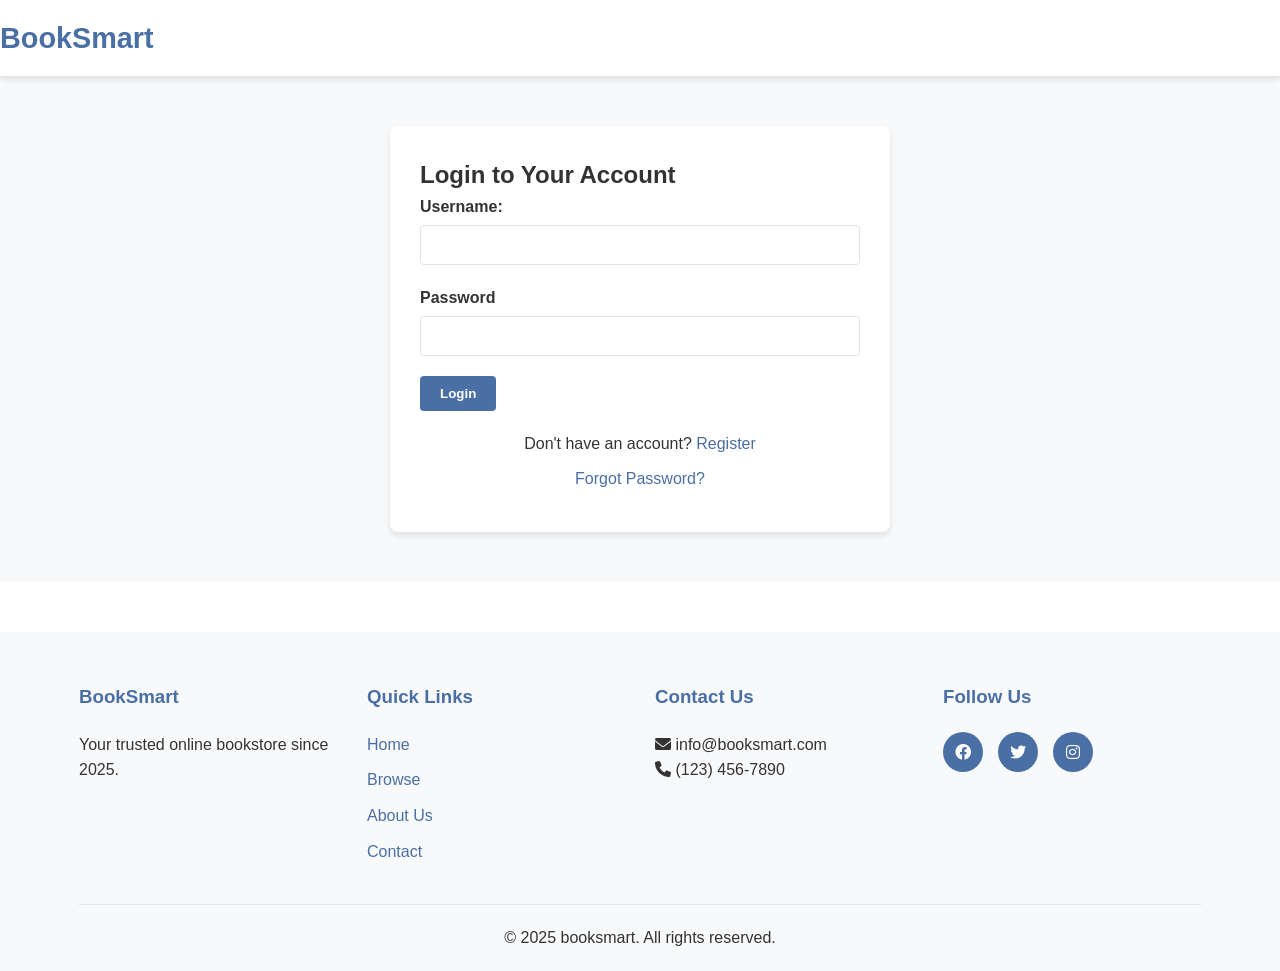
<file: frontend/public/index.html>
<!-- index.html (Home/Login Page) -->
<!DOCTYPE html>
<html lang="en">
<head>
    <meta charset="UTF-8">
    <meta name="viewport" content="width=device-width, initial-scale=1.0">
    <title>BookSmart - Your Online Bookstore</title>
    <script defer src = "js/login.js"> </script>

    <link rel="stylesheet" href="css/styles.css">
    <link rel="stylesheet" href="https://cdnjs.cloudflare.com/ajax/libs/font-awesome/6.0.0-beta3/css/all.min.css">
</head>
<body>
    <header>
        <nav>
            <div class="logo">
                <h1>BookSmart</h1>
            </div>
            <ul class="nav-links">
                <!--<li><a href="index.html" class="active">Home</a></li>-->
                <!--<li><a href="browse.html">Browse</a></li>-->
                <!--<li><a href="checkout.html" id="cart-icon"><i class="fas fa-shopping-cart"></i> <span id="cart-count">0</span></a></li>-->
            </ul>
            <div class="burger">
                <div class="line1"></div>
                <div class="line2"></div>
                <div class="line3"></div>
            </div>
        </nav>
    </header>

    <main>
        <section class="login-section">
            <div class="container">
                <div class="login-container">
                    <h2>Login to Your Account</h2>
                    <form id="login-form" onsubmit="login(event)">
                        <div class="form-group">
                            <label for="user_field">Username:</label>
                            <input type="text" id="user_field" name="username" required>
                        </div>
                        <div class="form-group">
                            <label for="password">Password</label>
                            <input type="password" id="password_field" name="password" required>
                        </div>
                        <button type="submit" class="btn btn-primary">Login</button>
                    </form>
                    <div class="form-footer">
                        <p>Don't have an account? <a href="register.html" id="show-register">Register</a></p>
                        <p><a href="#">Forgot Password?</a></p>
                    </div>
                </div>
        </section>
    </main>

    <footer>
        <div class="container">
            <div class="footer-content">
                <div class="footer-section">
                    <h3>BookSmart</h3>
                    <p>Your trusted online bookstore since 2025.</p>
                </div>
                <div class="footer-section">
                    <h3>Quick Links</h3>
                    <ul>
                        <li><a href="index.html">Home</a></li>
                        <li><a href="browse.html">Browse</a></li>
                        <li><a href="admin.html">About Us</a></li>
                        <li><a href="#">Contact</a></li>
                    </ul>
                </div>
                <div class="footer-section">
                    <h3>Contact Us</h3>
                    <p><i class="fas fa-envelope"></i> info@booksmart.com</p>
                    <p><i class="fas fa-phone"></i> (123) 456-7890</p>
                </div>
                <div class="footer-section">
                    <h3>Follow Us</h3>
                    <div class="social-icons">
                        <a href="#"><i class="fab fa-facebook"></i></a>
                        <a href="#"><i class="fab fa-twitter"></i></a>
                        <a href="#"><i class="fab fa-instagram"></i></a>
                    </div>
                </div>
            </div>
            <div class="footer-bottom">
                <p>&copy; 2025 booksmart. All rights reserved.</p>
            </div>
        </div>
    </footer>

</body>
</html>
</file>
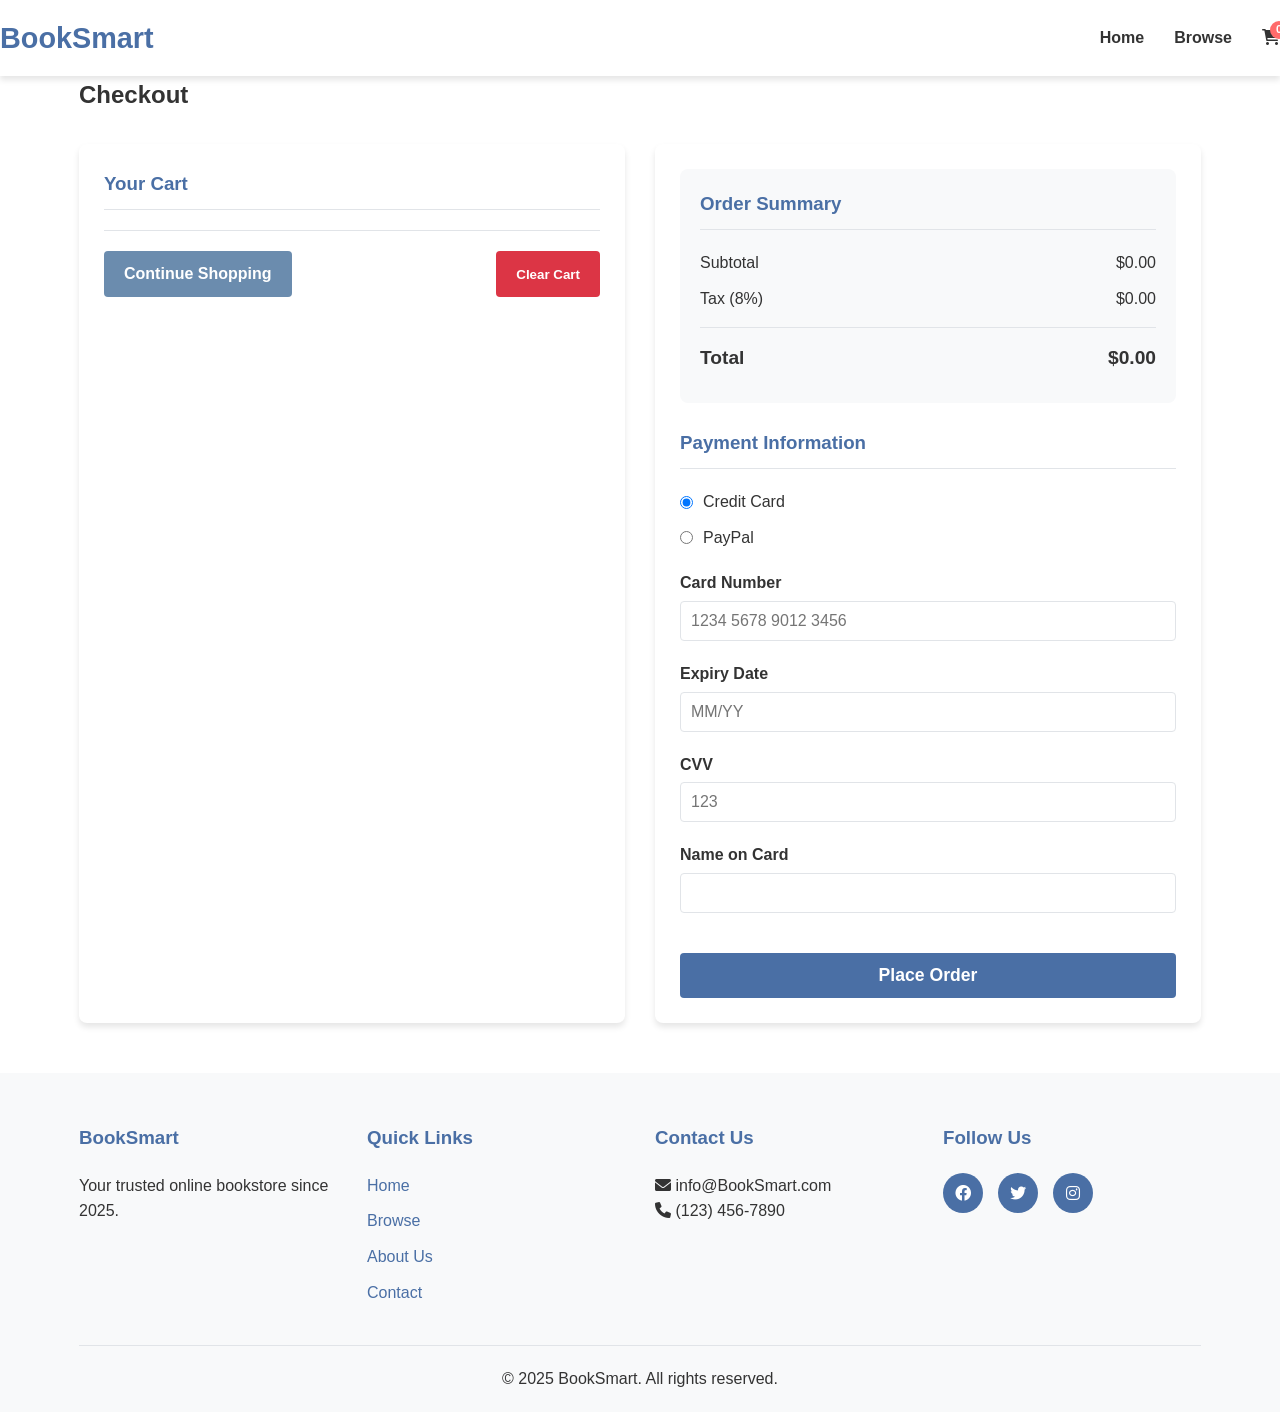
<file: frontend/checkout.html>
<!-- checkout.html (Updated Checkout Page) -->
<!DOCTYPE html>
<html lang="en">
<head>
    <meta charset="UTF-8">
    <meta name="viewport" content="width=device-width, initial-scale=1.0">
    <title>Checkout - BookSmart</title>
    <link rel="stylesheet" href="css/styles.css">
    <link rel="stylesheet" href="https://cdnjs.cloudflare.com/ajax/libs/font-awesome/6.0.0-beta3/css/all.min.css">
</head>
<body>
    <header>
        <nav>
            <div class="logo">
                <h1>BookSmart</h1>
            </div>
            <ul class="nav-links">
                <li><a href="index.html">Home</a></li>
                <li><a href="browse.html">Browse</a></li>
                <li><a href="#" id="cart-icon"><i class="fas fa-shopping-cart"></i> <span id="cart-count">0</span></a></li>
            </ul>
            <div class="burger">
                <div class="line1"></div>
                <div class="line2"></div>
                <div class="line3"></div>
            </div>
        </nav>
    </header>

    <main>
        <section class="checkout-section">
            <div class="container">
                <h2>Checkout</h2>
                
                <div class="checkout-container">
                    <!-- Cart Items Section -->
                    <div class="cart-items-container">
                        <h3>Your Cart</h3>
                        <div id="empty-cart-message" class="hidden">
                            <p>Your cart is empty. <a href="browse.html">Continue shopping</a></p>
                        </div>
                        
                        <div id="cart-items-list">
                            <!-- Cart items will be dynamically added here -->
                        </div>
                        
                        <div class="cart-actions">
                            <a href="browse.html" class="btn btn-secondary">Continue Shopping</a>
                            <button id="clear-cart" class="btn btn-danger">Clear Cart</button>
                        </div>
                    </div>

                    <!-- Payment Section -->
                    <div class="payment-container">
                        <div class="order-summary">
                            <h3>Order Summary</h3>
                            <div class="summary-totals">
                                <div class="summary-row">
                                    <span>Subtotal</span>
                                    <span id="subtotal">$0.00</span>
                                </div>
                                <div class="summary-row">
                                    <span>Tax (8%)</span>
                                    <span id="tax">$0.00</span>
                                </div>
                                <div class="summary-row total">
                                    <span>Total</span>
                                    <span id="total">$0.00</span>
                                </div>
                            </div>
                        </div>
                        
                        <div class="payment-section">
                            <h3>Payment Information</h3>
                            <div class="payment-methods">
                                <div class="payment-method">
                                    <input type="radio" id="credit-card" name="payment-method" checked>
                                    <label for="credit-card">Credit Card</label>
                                </div>
                                <div class="payment-method">
                                    <input type="radio" id="paypal" name="payment-method">
                                    <label for="paypal">PayPal</label>
                                </div>
                            </div>

                            <form id="payment-form">
                                <div id="credit-card-form">
                                    <div class="form-group">
                                        <label for="card-number">Card Number</label>
                                        <input type="text" id="card-number" placeholder="1234 5678 9012 3456" required>
                                    </div>
                                    <div class="form-row">
                                        <div class="form-group">
                                            <label for="expiry">Expiry Date</label>
                                            <input type="text" id="expiry" placeholder="MM/YY" required>
                                        </div>
                                        <div class="form-group">
                                            <label for="cvv">CVV</label>
                                            <input type="text" id="cvv" placeholder="123" required>
                                        </div>
                                    </div>
                                    <div class="form-group">
                                        <label for="card-name">Name on Card</label>
                                        <input type="text" id="card-name" required>
                                    </div>
                                </div>

                                <div id="paypal-form" class="hidden">
                                    <p>You will be redirected to PayPal to complete your payment.</p>
                                </div>

                                <button type="submit" class="btn btn-primary checkout-btn" id="place-order-btn">Place Order</button>
                            </form>
                        </div>
                    </div>
                </div>
            </div>
        </section>
    </main>

    <footer>
        <div class="container">
            <div class="footer-content">
                <div class="footer-section">
                    <h3>BookSmart</h3>
                    <p>Your trusted online bookstore since 2025.</p>
                </div>
                <div class="footer-section">
                    <h3>Quick Links</h3>
                    <ul>
                        <li><a href="index.html">Home</a></li>
                        <li><a href="browse.html">Browse</a></li>
                        <li><a href="#">About Us</a></li>
                        <li><a href="#">Contact</a></li>
                    </ul>
                </div>
                <div class="footer-section">
                    <h3>Contact Us</h3>
                    <p><i class="fas fa-envelope"></i> info@BookSmart.com</p>
                    <p><i class="fas fa-phone"></i> (123) 456-7890</p>
                </div>
                <div class="footer-section">
                    <h3>Follow Us</h3>
                    <div class="social-icons">
                        <a href="#"><i class="fab fa-facebook"></i></a>
                        <a href="#"><i class="fab fa-twitter"></i></a>
                        <a href="#"><i class="fab fa-instagram"></i></a>
                    </div>
                </div>
            </div>
            <div class="footer-bottom">
                <p>&copy; 2025 BookSmart. All rights reserved.</p>
            </div>
        </div>
    </footer>

    <div id="order-confirmation" class="modal hidden">
        <div class="modal-content">
            <span class="close-modal">&times;</span>
            <h3>Order Confirmed!</h3>
            <p>Thank you for your purchase. Your order has been placed successfully.</p>
            <p>Order #: <span id="order-number"></span></p>
            <button class="btn btn-primary" id="continue-shopping-btn">Continue Shopping</button>
        </div>
    </div>
    <div id="modal-overlay" class="hidden"></div>

</body>
</html>
</file>
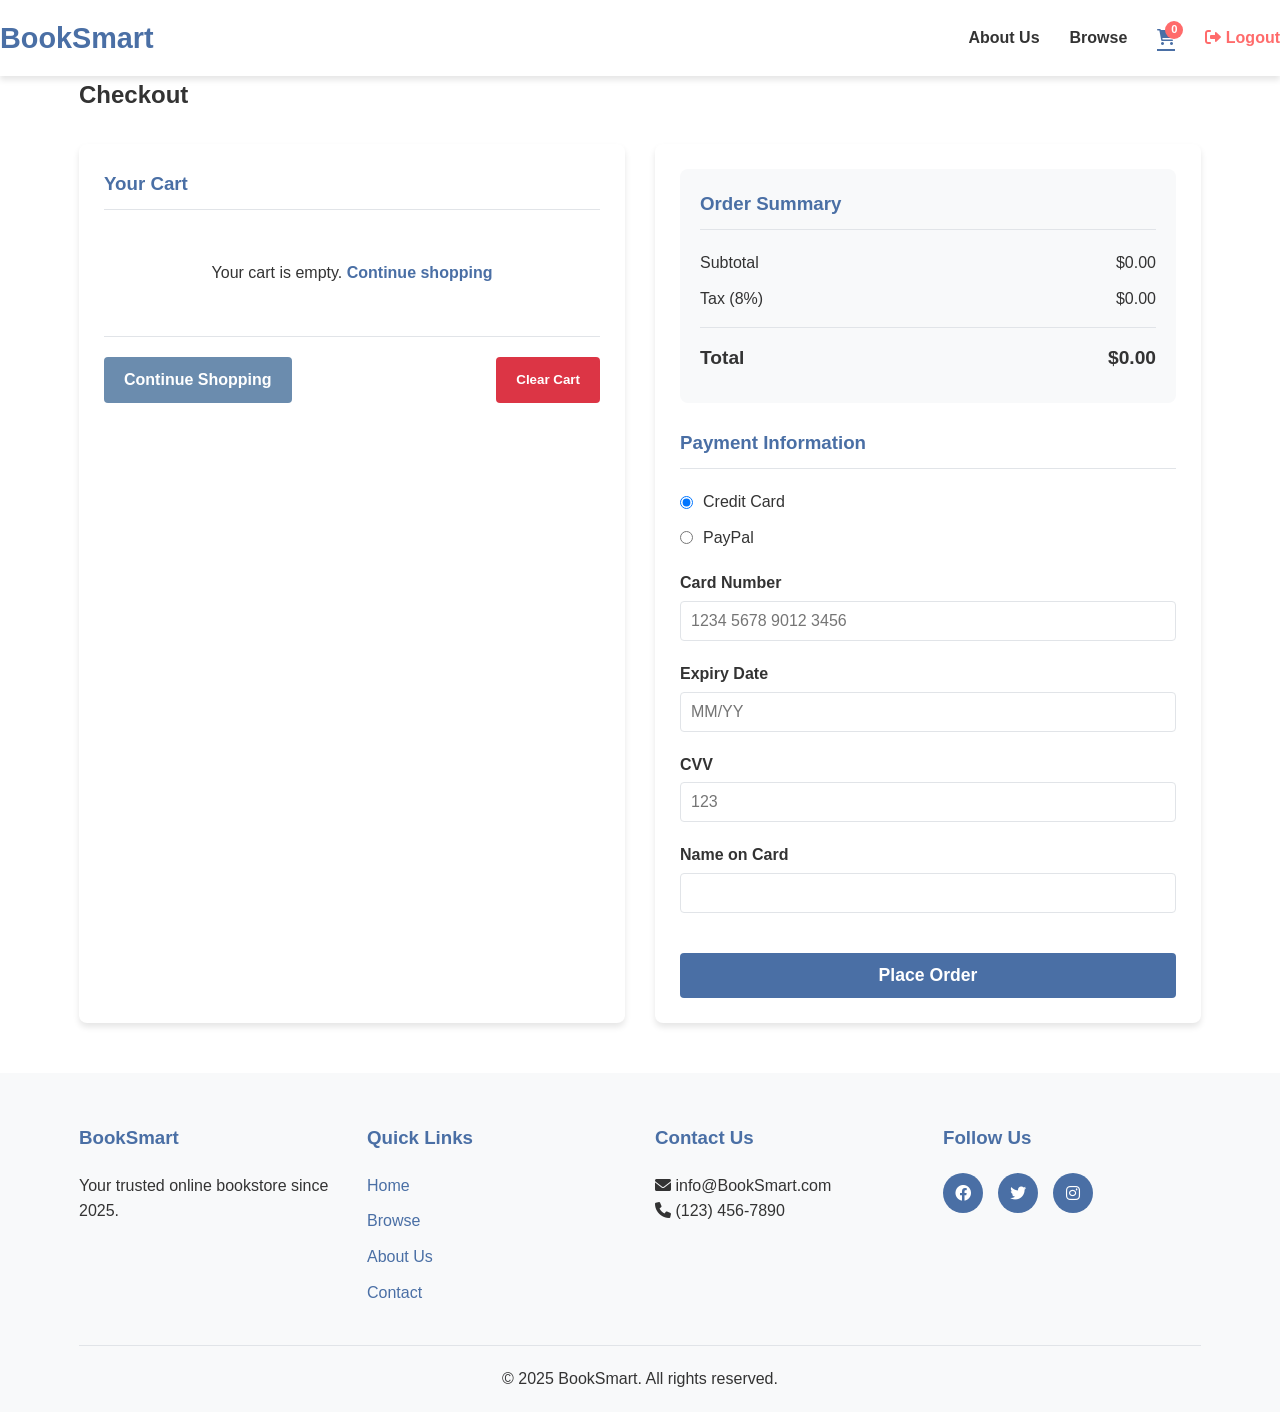
<file: frontend/public/checkout.html>
<!-- checkout.html (Updated Checkout Page) -->
<!DOCTYPE html>
<html lang="en">
<head>
    <meta charset="UTF-8">
    <meta name="viewport" content="width=device-width, initial-scale=1.0">
    <title>Checkout - BookSmart</title>
    <link rel="stylesheet" href="css/styles.css">
    <link rel="stylesheet" href="https://cdnjs.cloudflare.com/ajax/libs/font-awesome/6.0.0-beta3/css/all.min.css">
</head>
<body>
    <header>
        <nav>
            <div class="logo">
                <h1>BookSmart</h1>
            </div>
            <ul class="nav-links">
                <li><a href="home.html">About Us</a></li>
                <li><a href="browse.html">Browse</a></li>
                <li><a href="checkout.html" id="cart-icon" class="active"><i class="fas fa-shopping-cart"></i> <span id="cart-count">0</span></a></li>
                <li><a href="#" id="logout-button"><i class="fas fa-sign-out-alt"></i> Logout</a></li>
            </ul>
            <div class="burger">
                <div class="line1"></div>
                <div class="line2"></div>
                <div class="line3"></div>
            </div>
        </nav>
    </header>

    <main>
        <section class="checkout-section">
            <div class="container">
                <h2>Checkout</h2>
                
                <div class="checkout-container">
                    <!-- Cart Items Section -->
                    <div class="cart-items-container">
                        <h3>Your Cart</h3>
                        <div id="empty-cart-message" class="hidden">
                            <p>Your cart is empty. <a href="browse.html">Continue shopping</a></p>
                        </div>
                        
                        <div id="cart-items-list">
                            <!-- Cart items will be dynamically added here -->
                        </div>
                        
                        <div class="cart-actions">
                            <a href="browse.html" class="btn btn-secondary">Continue Shopping</a>
                            <button id="clear-cart" class="btn btn-danger">Clear Cart</button>
                        </div>
                    </div>

                    <!-- Payment Section -->
                    <div class="payment-container">
                        <div class="order-summary">
                            <h3>Order Summary</h3>
                            <div class="summary-totals">
                                <div class="summary-row">
                                    <span>Subtotal</span>
                                    <span id="subtotal">$0.00</span>
                                </div>
                                <div class="summary-row">
                                    <span>Tax (8%)</span>
                                    <span id="tax">$0.00</span>
                                </div>
                                <div class="summary-row total">
                                    <span>Total</span>
                                    <span id="total">$0.00</span>
                                </div>
                            </div>
                        </div>
                        
                        <div class="payment-section">
                            <h3>Payment Information</h3>
                            <div class="payment-methods">
                                <div class="payment-method">
                                    <input type="radio" id="credit-card" name="payment-method" checked>
                                    <label for="credit-card">Credit Card</label>
                                </div>
                                <div class="payment-method">
                                    <input type="radio" id="paypal" name="payment-method">
                                    <label for="paypal">PayPal</label>
                                </div>
                            </div>

                            <form id="payment-form">
                                <div id="credit-card-form">
                                    <div class="form-group">
                                        <label for="card-number">Card Number</label>
                                        <input type="text" id="card-number" placeholder="1234 5678 9012 3456" required>
                                    </div>
                                    <div class="form-row">
                                        <div class="form-group">
                                            <label for="expiry">Expiry Date</label>
                                            <input type="text" id="expiry" placeholder="MM/YY" required>
                                        </div>
                                        <div class="form-group">
                                            <label for="cvv">CVV</label>
                                            <input type="text" id="cvv" placeholder="123" required>
                                        </div>
                                    </div>
                                    <div class="form-group">
                                        <label for="card-name">Name on Card</label>
                                        <input type="text" id="card-name" required>
                                    </div>
                                </div>

                                <div id="paypal-form" class="hidden">
                                    <p>You will be redirected to PayPal to complete your payment.</p>
                                </div>

                                <button type="submit" class="btn btn-primary checkout-btn" id="place-order-btn">Place Order</button>
                            </form>
                        </div>
                    </div>
                </div>
            </div>
        </section>
    </main>

    <footer>
        <div class="container">
            <div class="footer-content">
                <div class="footer-section">
                    <h3>BookSmart</h3>
                    <p>Your trusted online bookstore since 2025.</p>
                </div>
                <div class="footer-section">
                    <h3>Quick Links</h3>
                    <ul>
                        <li><a href="index.html">Home</a></li>
                        <li><a href="browse.html">Browse</a></li>
                        <li><a href="#">About Us</a></li>
                        <li><a href="#">Contact</a></li>
                    </ul>
                </div>
                <div class="footer-section">
                    <h3>Contact Us</h3>
                    <p><i class="fas fa-envelope"></i> info@BookSmart.com</p>
                    <p><i class="fas fa-phone"></i> (123) 456-7890</p>
                </div>
                <div class="footer-section">
                    <h3>Follow Us</h3>
                    <div class="social-icons">
                        <a href="#"><i class="fab fa-facebook"></i></a>
                        <a href="#"><i class="fab fa-twitter"></i></a>
                        <a href="#"><i class="fab fa-instagram"></i></a>
                    </div>
                </div>
            </div>
            <div class="footer-bottom">
                <p>&copy; 2025 BookSmart. All rights reserved.</p>
            </div>
        </div>
    </footer>

    <div id="order-confirmation" class="modal hidden">
        <div class="modal-content">
            <span class="close-modal">&times;</span>
            <h3>Order Confirmed!</h3>
            <p>Thank you for your purchase. Your order has been placed successfully.</p>
            <p>Order #: <span id="order-number"></span></p>
            <button class="btn btn-primary" id="continue-shopping-btn">Continue Shopping</button>
        </div>
    </div>
    <div id="modal-overlay" class="hidden"></div>
    <script>
        // Add this to your script.js file or in a <script> tag at the bottom of your HTML
document.addEventListener('DOMContentLoaded', function() {
    const logoutButton = document.getElementById('logout-button');
    
    if (logoutButton) {
        logoutButton.addEventListener('click', function(e) {
            e.preventDefault();
            
            // Show confirmation dialog
            if (confirm('Are you sure you want to logout?')) {
                // If user confirms, redirect to login page
                window.location.href = 'index.html';
                
                // In a real application, you would also need to call a logout API endpoint
                // to invalidate the user's session on the server
                // Example: fetch('/api/logout', { method: 'POST' });
            }
        });
    }
});
    </script>
    <script src="js/script.js"></script>
    <script src="js/checkout.js"></script>
</body>
</html>
</file>
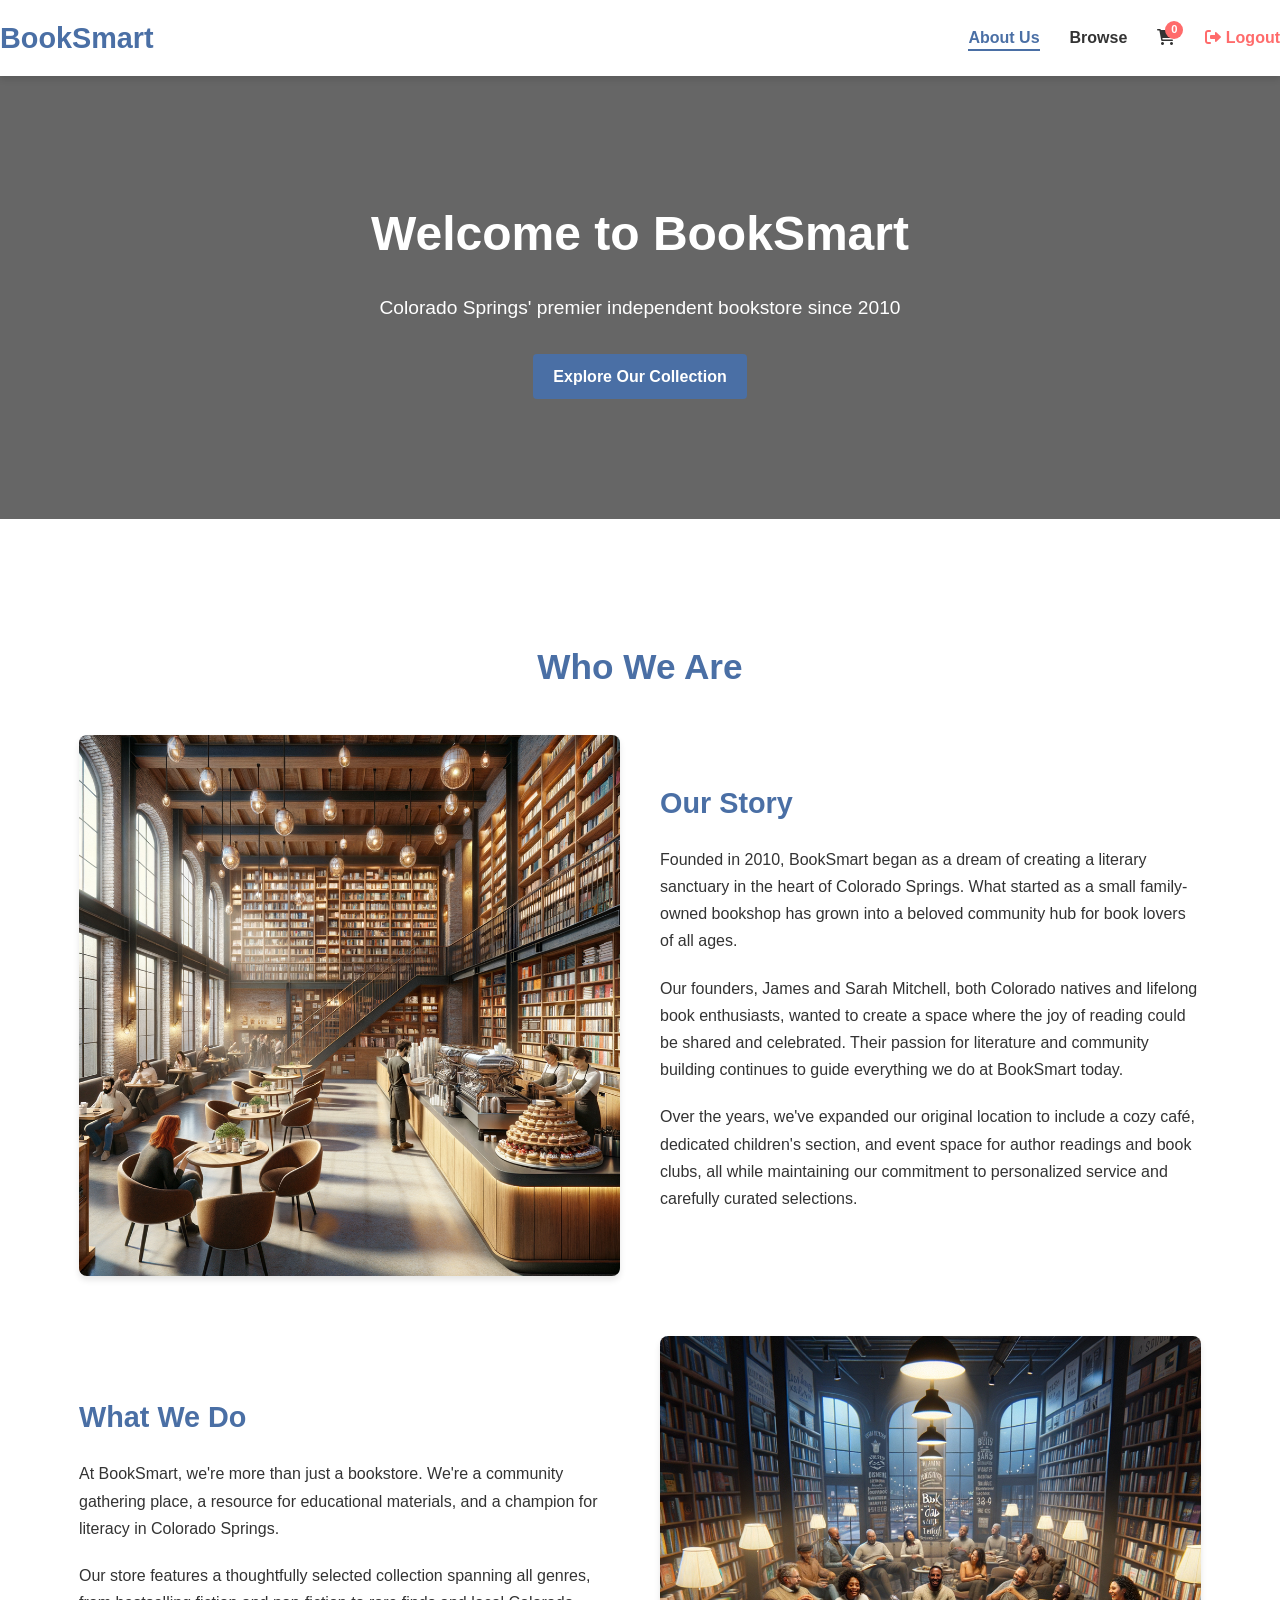
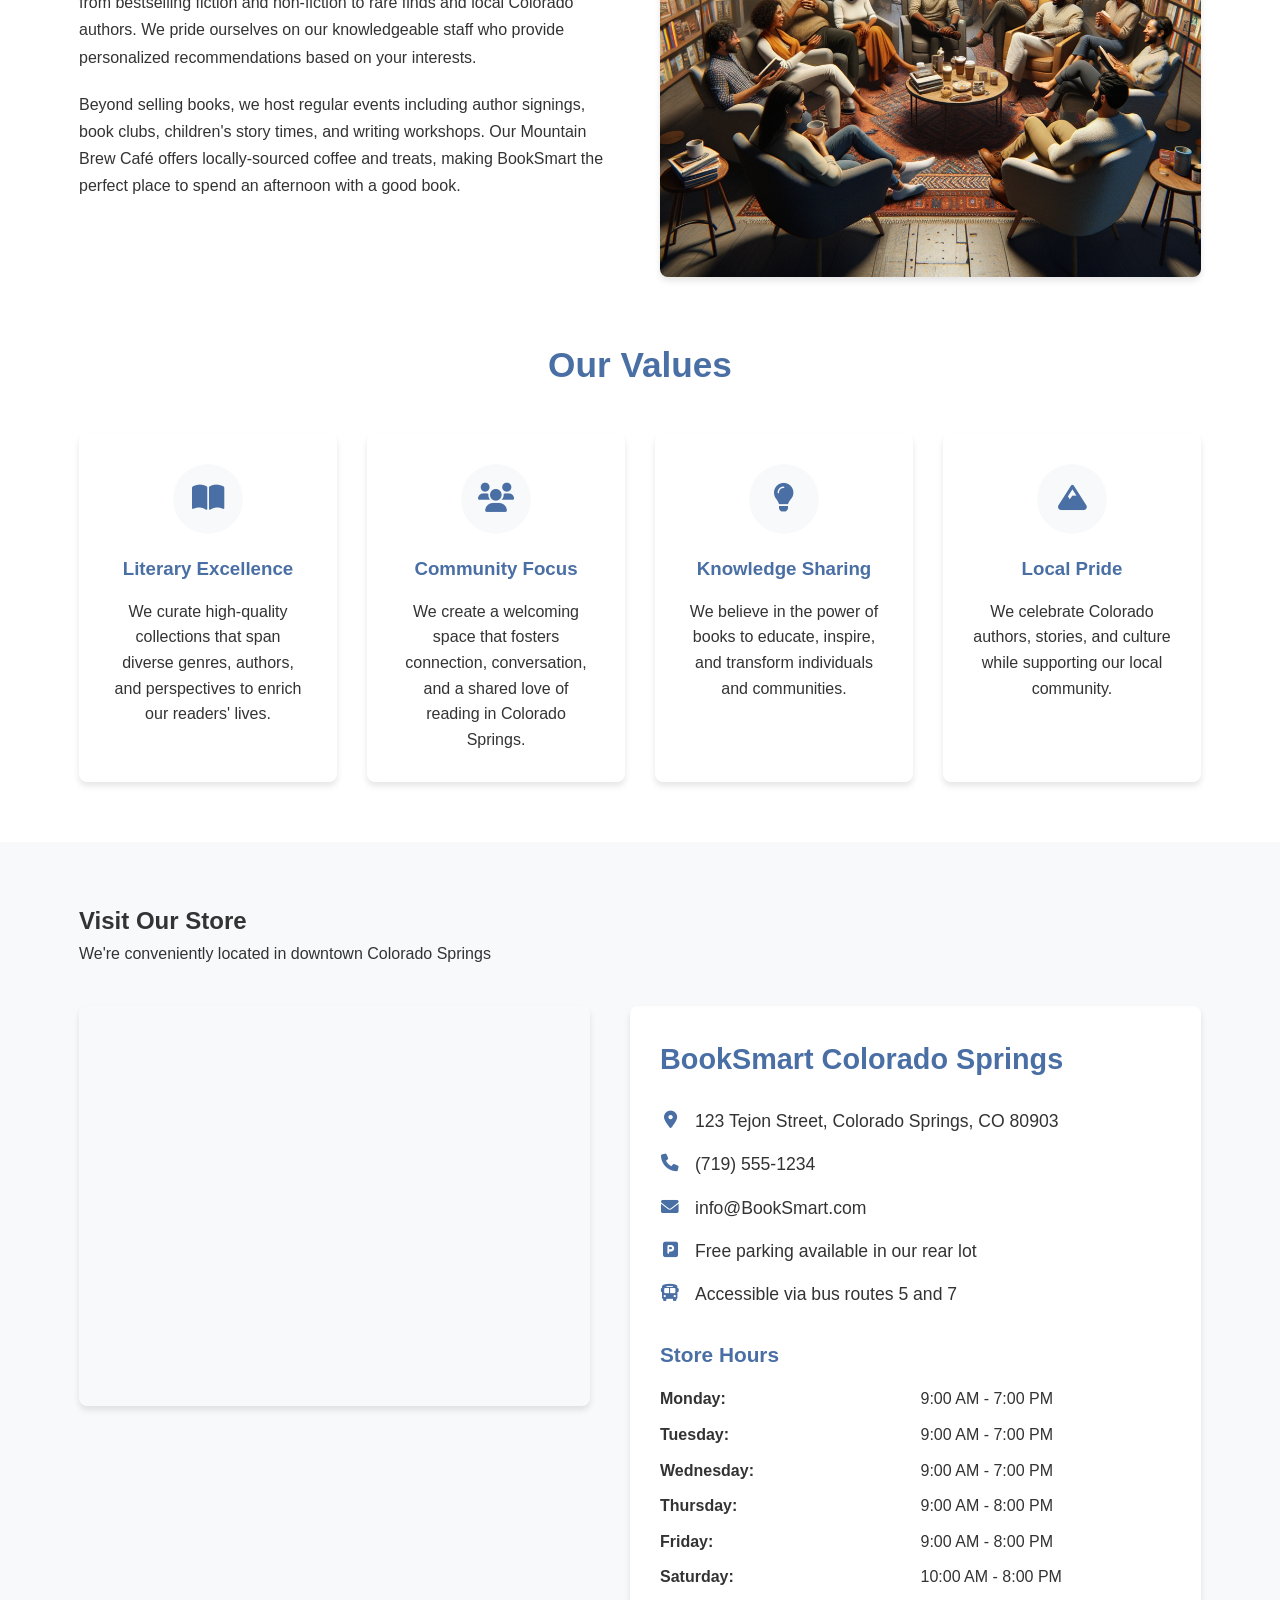
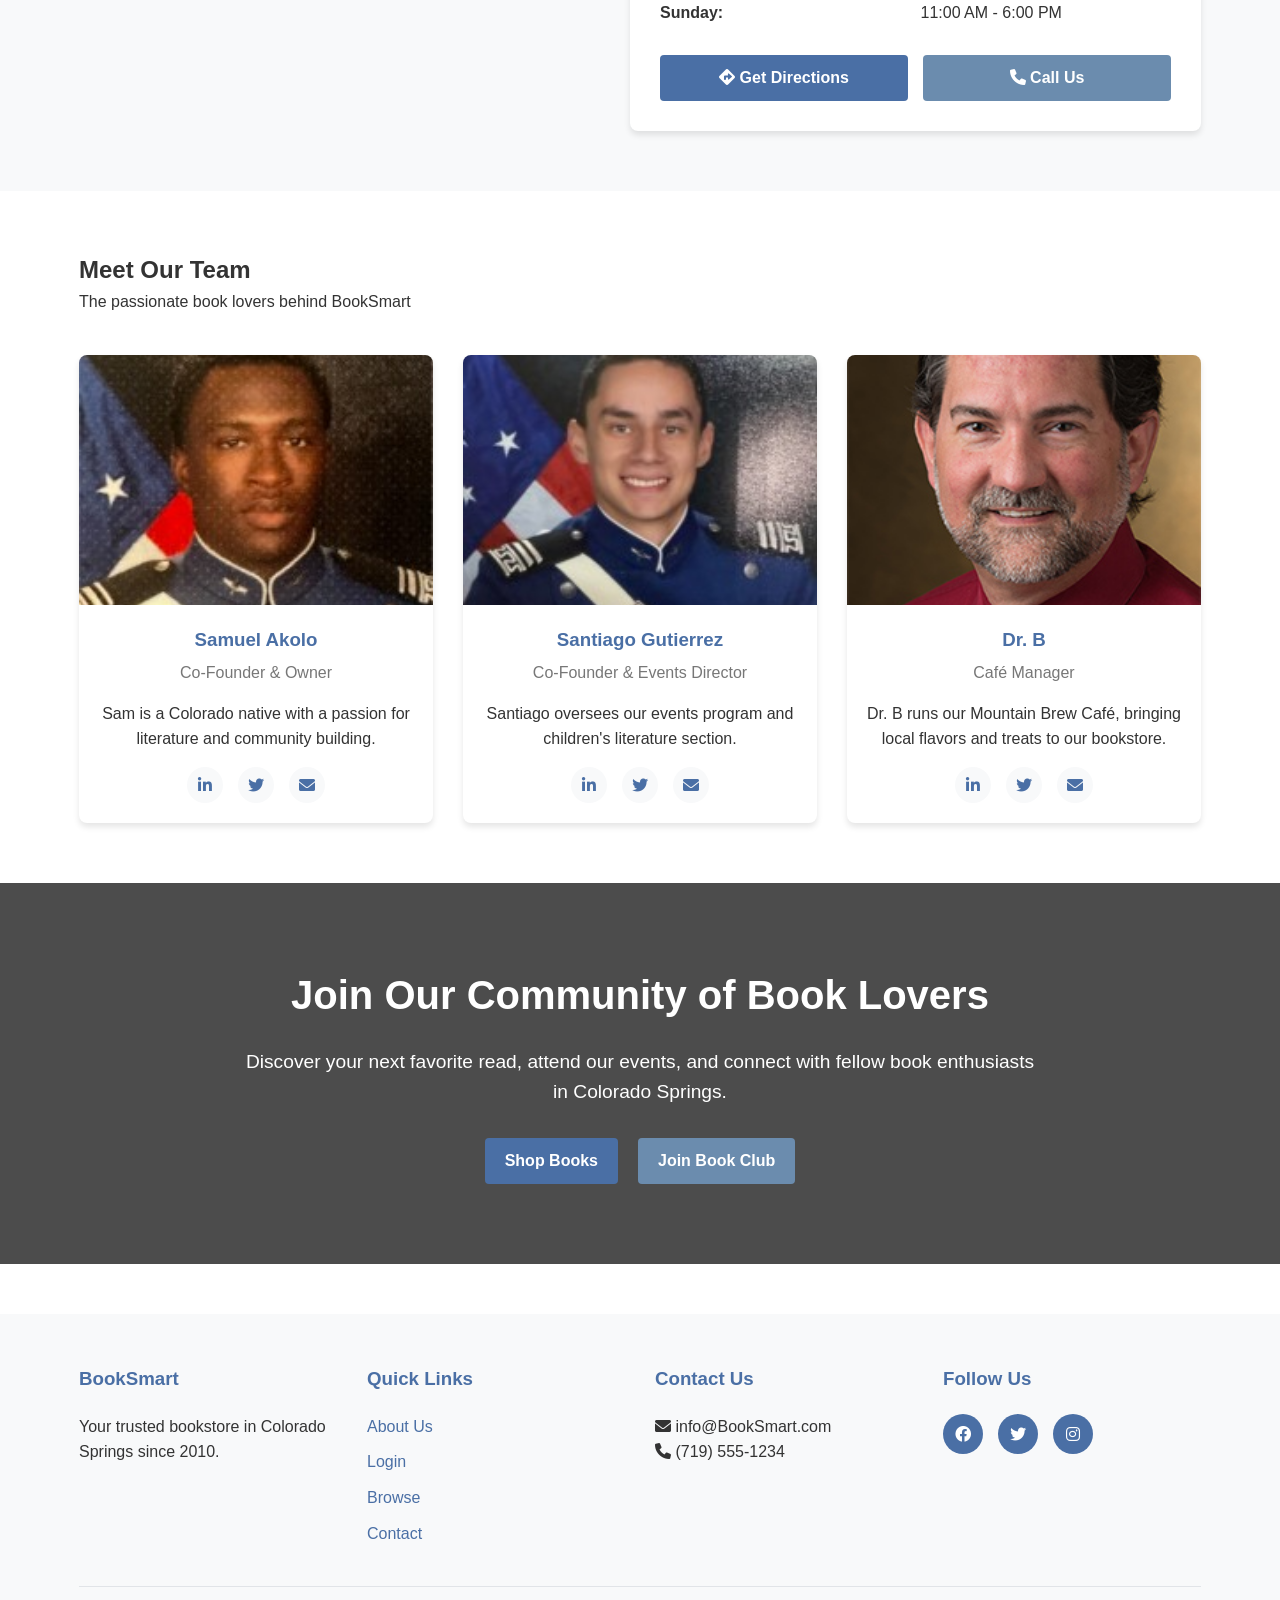
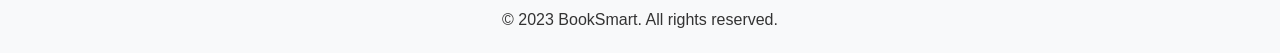
<file: frontend/public/home.html>
<!-- home.html -->
<!DOCTYPE html>
<html lang="en">
<head>
    <meta charset="UTF-8">
    <meta name="viewport" content="width=device-width, initial-scale=1.0">
    <title>About BookSmart - Your Trusted Bookstore</title>
    <link rel="stylesheet" href="css/styles.css">
    <link rel="stylesheet" href="https://cdnjs.cloudflare.com/ajax/libs/font-awesome/6.0.0-beta3/css/all.min.css">
    <style>
        /* Additional styles specific to the home page */
        .hero-about {
            background: linear-gradient(rgba(0, 0, 0, 0.6), rgba(0, 0, 0, 0.6)), url('https://source.unsplash.com/random/1600x900/?bookstore,library');
            background-size: cover;
            background-position: center;
            color: white;
            text-align: center;
            padding: 120px 0;
            margin-bottom: 60px;
        }

        .hero-about h1 {
            font-size: 3rem;
            margin-bottom: 20px;
        }

        .hero-about p {
            font-size: 1.2rem;
            max-width: 800px;
            margin: 0 auto 30px;
        }

        .about-section {
            padding: 60px 0;
        }

        .about-section h2 {
            text-align: center;
            margin-bottom: 40px;
            color: var(--primary-color);
            font-size: 2.2rem;
        }

        .about-content {
            display: flex;
            flex-wrap: wrap;
            gap: 40px;
            align-items: center;
            margin-bottom: 60px;
        }

        .about-image {
            flex: 1;
            min-width: 300px;
            border-radius: 8px;
            overflow: hidden;
            box-shadow: var(--shadow);
        }

        .about-image img {
            width: 100%;
            height: auto;
            display: block;
        }

        .about-text {
            flex: 1;
            min-width: 300px;
        }

        .about-text h3 {
            color: var(--primary-color);
            margin-bottom: 20px;
            font-size: 1.8rem;
        }

        .about-text p {
            margin-bottom: 20px;
            line-height: 1.7;
        }

        .values-container {
            display: grid;
            grid-template-columns: repeat(auto-fit, minmax(250px, 1fr));
            gap: 30px;
            margin-top: 40px;
        }

        .value-card {
            background-color: white;
            padding: 30px;
            border-radius: 8px;
            box-shadow: var(--shadow);
            text-align: center;
            transition: transform 0.3s ease;
        }

        .value-card:hover {
            transform: translateY(-10px);
        }

        .value-icon {
            width: 70px;
            height: 70px;
            background-color: var(--light-bg);
            border-radius: 50%;
            display: flex;
            justify-content: center;
            align-items: center;
            margin: 0 auto 20px;
            color: var(--primary-color);
            font-size: 1.8rem;
        }

        .value-card h3 {
            margin-bottom: 15px;
            color: var(--primary-color);
        }

        .location-section {
            background-color: var(--light-bg);
            padding: 60px 0;
        }

        .location-container {
            display: flex;
            flex-wrap: wrap;
            gap: 40px;
            align-items: stretch;
            margin-top: 40px;
        }

        .location-map {
            flex: 1;
            min-width: 300px;
            height: 400px;
            border-radius: 8px;
            overflow: hidden;
            box-shadow: var(--shadow);
        }

        .location-map iframe {
            width: 100%;
            height: 100%;
            border: 0;
        }

        .location-details {
            flex: 1;
            min-width: 300px;
            background-color: white;
            padding: 30px;
            border-radius: 8px;
            box-shadow: var(--shadow);
        }

        .location-details h3 {
            color: var(--primary-color);
            margin-bottom: 25px;
            font-size: 1.8rem;
        }

        .location-info {
            margin-bottom: 30px;
        }

        .location-info p {
            margin-bottom: 15px;
            display: flex;
            align-items: flex-start;
            font-size: 1.1rem;
        }

        .location-info i {
            margin-right: 15px;
            color: var(--primary-color);
            min-width: 20px;
            text-align: center;
            margin-top: 4px;
        }

        .location-hours {
            margin-bottom: 30px;
        }

        .location-hours h4 {
            color: var(--primary-color);
            margin-bottom: 15px;
            font-size: 1.3rem;
        }

        .hours-grid {
            display: grid;
            grid-template-columns: 1fr 1fr;
            gap: 10px;
        }

        .day {
            font-weight: 600;
        }

        .location-actions {
            display: flex;
            gap: 15px;
            flex-wrap: wrap;
        }

        .location-actions .btn {
            flex: 1;
            min-width: 150px;
            text-align: center;
        }

        .store-gallery {
            margin-top: 50px;
        }

        .gallery-container {
            display: grid;
            grid-template-columns: repeat(auto-fit, minmax(250px, 1fr));
            gap: 20px;
            margin-top: 30px;
        }

        .gallery-item {
            border-radius: 8px;
            overflow: hidden;
            height: 200px;
            box-shadow: var(--shadow);
        }

        .gallery-item img {
            width: 100%;
            height: 100%;
            object-fit: cover;
            transition: transform 0.5s ease;
        }

        .gallery-item:hover img {
            transform: scale(1.1);
        }

        .team-section {
            padding: 60px 0;
        }

        .team-grid {
            display: grid;
            grid-template-columns: repeat(auto-fit, minmax(250px, 1fr));
            gap: 30px;
            margin-top: 40px;
        }

        .team-member {
            background-color: white;
            border-radius: 8px;
            overflow: hidden;
            box-shadow: var(--shadow);
            text-align: center;
        }

        .team-photo {
            height: 250px;
            overflow: hidden;
        }

        .team-photo img {
            width: 100%;
            height: 100%;
            object-fit: cover;
        }

        .team-info {
            padding: 20px;
        }

        .team-info h3 {
            margin-bottom: 5px;
            color: var(--primary-color);
        }

        .team-info p.role {
            color: var(--light-text);
            margin-bottom: 15px;
        }

        .team-social {
            display: flex;
            justify-content: center;
            gap: 15px;
            margin-top: 15px;
        }

        .team-social a {
            width: 36px;
            height: 36px;
            border-radius: 50%;
            background-color: var(--light-bg);
            display: flex;
            justify-content: center;
            align-items: center;
            color: var(--primary-color);
            transition: all 0.3s ease;
        }

        .team-social a:hover {
            background-color: var(--primary-color);
            color: white;
        }

        .cta-section {
            background: linear-gradient(rgba(0, 0, 0, 0.7), rgba(0, 0, 0, 0.7)), url('https://source.unsplash.com/random/1600x900/?books,reading');
            background-size: cover;
            background-position: center;
            color: white;
            text-align: center;
            padding: 80px 0;
        }

        .cta-content {
            max-width: 800px;
            margin: 0 auto;
        }

        .cta-content h2 {
            font-size: 2.5rem;
            margin-bottom: 20px;
        }

        .cta-content p {
            font-size: 1.2rem;
            margin-bottom: 30px;
        }

        .cta-buttons {
            display: flex;
            justify-content: center;
            gap: 20px;
            flex-wrap: wrap;
        }

        @media (max-width: 768px) {
            .hero-about h1 {
                font-size: 2.2rem;
            }
            
            .about-section h2,
            .cta-content h2 {
                font-size: 1.8rem;
            }
            
            .about-text h3 {
                font-size: 1.5rem;
            }
        }
    </style>
</head>
<body>
    <header>
        <nav>
            <div class="logo">
                <h1>BookSmart</h1>
            </div>
            <ul class="nav-links">
                <li><a href="home.html" class="active">About Us</a></li>
                <li><a href="browse.html">Browse</a></li>
                <li><a href="checkout.html" id="cart-icon"><i class="fas fa-shopping-cart"></i> <span id="cart-count">0</span></a></li>
                <li><a href="#" id="logout-button"><i class="fas fa-sign-out-alt"></i> Logout</a></li>
            </ul>
            <div class="burger">
                <div class="line1"></div>
                <div class="line2"></div>
                <div class="line3"></div>
            </div>
        </nav>
    </header>

    <main>
        <!-- Hero Section -->
        <section class="hero-about">
            <div class="container">
                <h1>Welcome to BookSmart</h1>
                <p>Colorado Springs' premier independent bookstore since 2010</p>
                <a href="browse.html" class="btn btn-primary">Explore Our Collection</a>
            </div>
        </section>

        <!-- About Us Section -->
        <section class="about-section">
            <div class="container">
                <h2>Who We Are</h2>
                <div class="about-content">
                    <div class="about-image">
                        <img src="interior.png" alt="BookSmart store interior">
                    </div>
                    <div class="about-text">
                        <h3>Our Story</h3>
                        <p>Founded in 2010, BookSmart began as a dream of creating a literary sanctuary in the heart of Colorado Springs. What started as a small family-owned bookshop has grown into a beloved community hub for book lovers of all ages.</p>
                        <p>Our founders, James and Sarah Mitchell, both Colorado natives and lifelong book enthusiasts, wanted to create a space where the joy of reading could be shared and celebrated. Their passion for literature and community building continues to guide everything we do at BookSmart today.</p>
                        <p>Over the years, we've expanded our original location to include a cozy café, dedicated children's section, and event space for author readings and book clubs, all while maintaining our commitment to personalized service and carefully curated selections.</p>
                    </div>
                </div>

                <div class="about-content">
                    <div class="about-text">
                        <h3>What We Do</h3>
                        <p>At BookSmart, we're more than just a bookstore. We're a community gathering place, a resource for educational materials, and a champion for literacy in Colorado Springs.</p>
                        <p>Our store features a thoughtfully selected collection spanning all genres, from bestselling fiction and non-fiction to rare finds and local Colorado authors. We pride ourselves on our knowledgeable staff who provide personalized recommendations based on your interests.</p>
                        <p>Beyond selling books, we host regular events including author signings, book clubs, children's story times, and writing workshops. Our Mountain Brew Café offers locally-sourced coffee and treats, making BookSmart the perfect place to spend an afternoon with a good book.</p>
                    </div>
                    <div class="about-image">
                        <img src="event.png" alt="BookSmart book event">
                    </div>
                </div>

                <h2>Our Values</h2>
                <div class="values-container">
                    <div class="value-card">
                        <div class="value-icon">
                            <i class="fas fa-book-open"></i>
                        </div>
                        <h3>Literary Excellence</h3>
                        <p>We curate high-quality collections that span diverse genres, authors, and perspectives to enrich our readers' lives.</p>
                    </div>
                    <div class="value-card">
                        <div class="value-icon">
                            <i class="fas fa-users"></i>
                        </div>
                        <h3>Community Focus</h3>
                        <p>We create a welcoming space that fosters connection, conversation, and a shared love of reading in Colorado Springs.</p>
                    </div>
                    <div class="value-card">
                        <div class="value-icon">
                            <i class="fas fa-lightbulb"></i>
                        </div>
                        <h3>Knowledge Sharing</h3>
                        <p>We believe in the power of books to educate, inspire, and transform individuals and communities.</p>
                    </div>
                    <div class="value-card">
                        <div class="value-icon">
                            <i class="fas fa-mountain"></i>
                        </div>
                        <h3>Local Pride</h3>
                        <p>We celebrate Colorado authors, stories, and culture while supporting our local community.</p>
                    </div>
                </div>
            </div>
        </section>

        <!-- Location Section -->
        <section class="location-section">
            <div class="container">
                <h2>Visit Our Store</h2>
                <p class="text-center">We're conveniently located in downtown Colorado Springs</p>
                
                <div class="location-container">
                    <div class="location-map">
                        <!-- Replace with actual Google Maps embed code for your location -->
                        <iframe src="https://www.google.com/maps/embed?pb=!1m18!1m12!1m3!1d3105.1501383864896!2d-104.82288638465128!3d38.83378597958036!2m3!1f0!2f0!3f0!3m2!1i1024!2i768!4f13.1!3m3!1m2!1s0x0%3A0x0!2zMzjCsDUwJzAxLjYiTiAxMDTCsDQ5JzE5LjQiVw!5e0!3m2!1sen!2sus!4v1623456789012!5m2!1sen!2sus" allowfullscreen="" loading="lazy"></iframe>
                    </div>
                    
                    <div class="location-details">
                        <h3>BookSmart Colorado Springs</h3>
                        
                        <div class="location-info">
                            <p><i class="fas fa-map-marker-alt"></i> 123 Tejon Street, Colorado Springs, CO 80903</p>
                            <p><i class="fas fa-phone"></i> (719) 555-1234</p>
                            <p><i class="fas fa-envelope"></i> info@BookSmart.com</p>
                            <p><i class="fas fa-parking"></i> Free parking available in our rear lot</p>
                            <p><i class="fas fa-bus"></i> Accessible via bus routes 5 and 7</p>
                        </div>
                        
                        <div class="location-hours">
                            <h4>Store Hours</h4>
                            <div class="hours-grid">
                                <span class="day">Monday:</span>
                                <span>9:00 AM - 7:00 PM</span>
                                <span class="day">Tuesday:</span>
                                <span>9:00 AM - 7:00 PM</span>
                                <span class="day">Wednesday:</span>
                                <span>9:00 AM - 7:00 PM</span>
                                <span class="day">Thursday:</span>
                                <span>9:00 AM - 8:00 PM</span>
                                <span class="day">Friday:</span>
                                <span>9:00 AM - 8:00 PM</span>
                                <span class="day">Saturday:</span>
                                <span>10:00 AM - 8:00 PM</span>
                                <span class="day">Sunday:</span>
                                <span>11:00 AM - 6:00 PM</span>
                            </div>
                        </div>
                        
                        <div class="location-actions">
                            <a href="https://goo.gl/maps/YourActualGoogleMapsLink" class="btn btn-primary" target="_blank">
                                <i class="fas fa-directions"></i> Get Directions
                            </a>
                            <a href="tel:7195551234" class="btn btn-secondary">
                                <i class="fas fa-phone"></i> Call Us
                            </a>
                        </div>
                    </div>
                </div>
                
                
                </div>
            </div>
        </section>

        <!-- Team Section -->
        <section class="team-section">
            <div class="container">
                <h2>Meet Our Team</h2>
                <p class="text-center">The passionate book lovers behind BookSmart</p>
                
                <div class="team-grid">
                    <div class="team-member">
                        <div class="team-photo">
                            <img src="sam.jpg" alt="Sam">
                        </div>
                        <div class="team-info">
                            <h3>Samuel Akolo</h3>
                            <p class="role">Co-Founder & Owner</p>
                            <p>Sam is a Colorado native with a passion for literature and community building.</p>
                            <div class="team-social">
                                <a href="#"><i class="fab fa-linkedin-in"></i></a>
                                <a href="#"><i class="fab fa-twitter"></i></a>
                                <a href="#"><i class="fas fa-envelope"></i></a>
                            </div>
                        </div>
                    </div>
                    
                    <div class="team-member">
                        <div class="team-photo">
                            <img src="Santi.jpg" alt="Santi">
                        </div>
                        <div class="team-info">
                            <h3>Santiago Gutierrez</h3>
                            <p class="role">Co-Founder & Events Director</p>
                            <p>Santiago oversees our events program and children's literature section.</p>
                            <div class="team-social">
                                <a href="#"><i class="fab fa-linkedin-in"></i></a>
                                <a href="#"><i class="fab fa-twitter"></i></a>
                                <a href="#"><i class="fas fa-envelope"></i></a>
                            </div>
                        </div>
                    </div>
                    
                                       
                    <div class="team-member">
                        <div class="team-photo">
                            <img src="Dr.B.jpg" alt="Dr.B">
                        </div>
                        <div class="team-info">
                            <h3>Dr. B</h3>
                            <p class="role">Café Manager</p>
                            <p>Dr. B runs our Mountain Brew Café, bringing local flavors and treats to our bookstore.</p>
                            <div class="team-social">
                                <a href="#"><i class="fab fa-linkedin-in"></i></a>
                                <a href="#"><i class="fab fa-twitter"></i></a>
                                <a href="#"><i class="fas fa-envelope"></i></a>
                            </div>
                        </div>
                    </div>
                </div>
            </div>
        </section>

        <!-- CTA Section -->
        <section class="cta-section">
            <div class="container">
                <div class="cta-content">
                    <h2>Join Our Community of Book Lovers</h2>
                    <p>Discover your next favorite read, attend our events, and connect with fellow book enthusiasts in Colorado Springs.</p>
                    <div class="cta-buttons">
                        <a href="browse.html" class="btn btn-primary">Shop Books</a>
                        <a href="#" class="btn btn-secondary">Join Book Club</a>
                    </div>
                </div>
            </div>
        </section>
    </main>

    <footer>
        <div class="container">
            <div class="footer-content">
                <div class="footer-section">
                    <h3>BookSmart</h3>
                    <p>Your trusted bookstore in Colorado Springs since 2010.</p>
                </div>
                <div class="footer-section">
                    <h3>Quick Links</h3>
                    <ul>
                        <li><a href="home.html">About Us</a></li>
                        <li><a href="index.html">Login</a></li>
                        <li><a href="browse.html">Browse</a></li>
                        <li><a href="#">Contact</a></li>
                    </ul>
                </div>
                <div class="footer-section">
                    <h3>Contact Us</h3>
                    <p><i class="fas fa-envelope"></i> info@BookSmart.com</p>
                    <p><i class="fas fa-phone"></i> (719) 555-1234</p>
                </div>
                <div class="footer-section">
                    <h3>Follow Us</h3>
                    <div class="social-icons">
                        <a href="#"><i class="fab fa-facebook"></i></a>
                        <a href="#"><i class="fab fa-twitter"></i></a>
                        <a href="#"><i class="fab fa-instagram"></i></a>
                    </div>
                </div>
            </div>
            <div class="footer-bottom">
                <p>&copy; 2023 BookSmart. All rights reserved.</p>
            </div>
        </div>
    </footer>

    <script>
        // Add this to your script.js file or in a <script> tag at the bottom of your HTML
document.addEventListener('DOMContentLoaded', function() {
    const logoutButton = document.getElementById('logout-button');
    
    if (logoutButton) {
        logoutButton.addEventListener('click', function(e) {
            e.preventDefault();
            
            // Show confirmation dialog
            if (confirm('Are you sure you want to logout?')) {
                // If user confirms, redirect to login page
                window.location.href = 'index.html';
                
                // In a real application, you would also need to call a logout API endpoint
                // to invalidate the user's session on the server
                // Example: fetch('/api/logout', { method: 'POST' });
            }
        });
    }
});
    </script>
    <script src="js/script.js"></script>
</body>
</html>
</file>
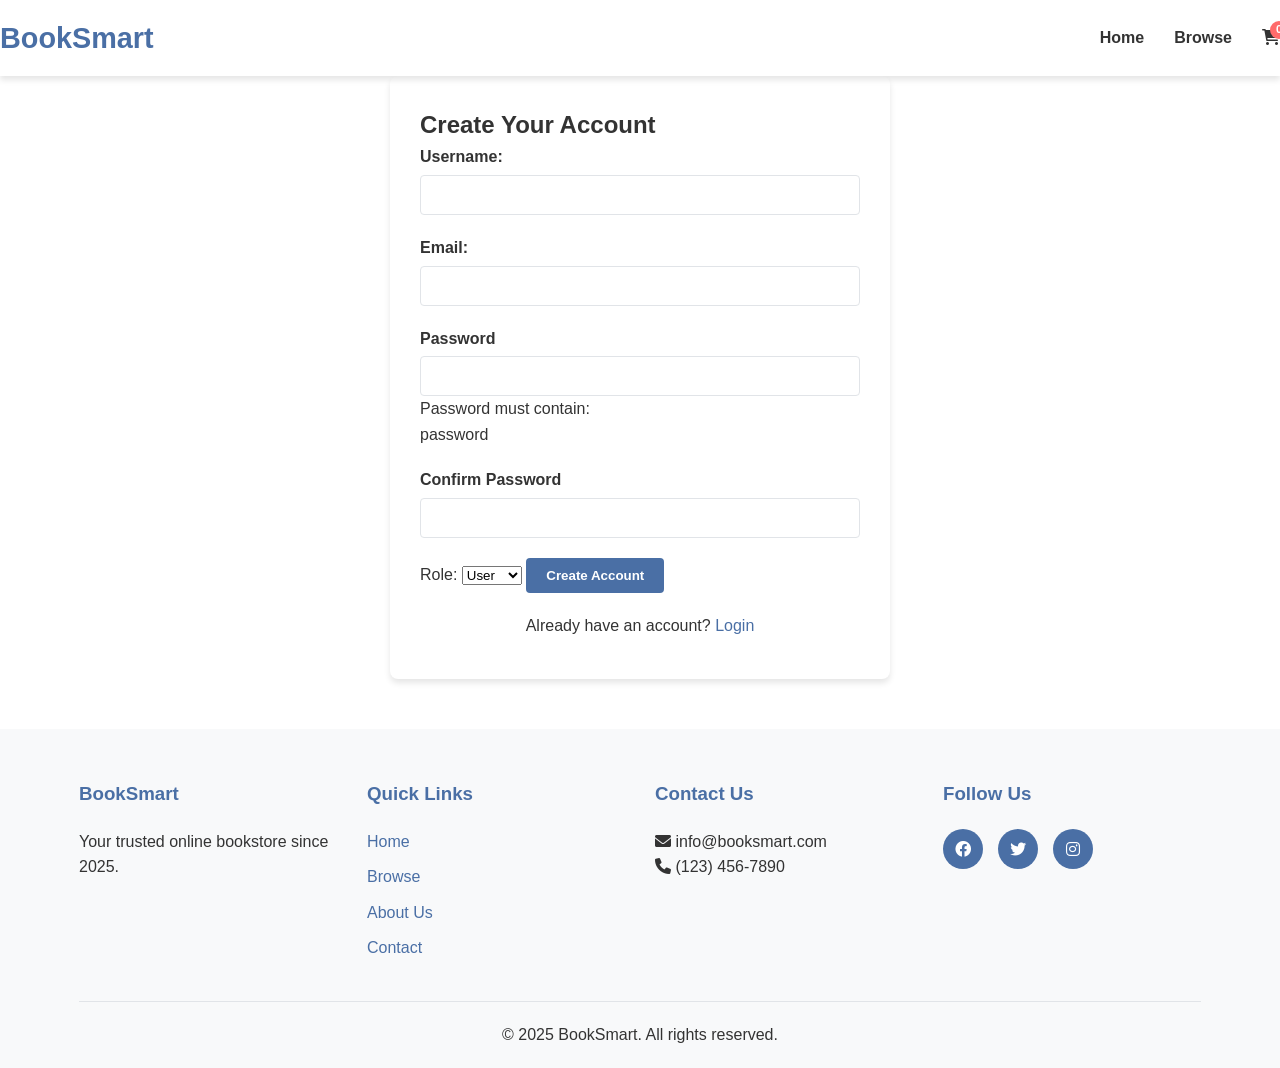
<file: frontend/public/register.html>
<!-- register.html -->
<!DOCTYPE html>
<html lang="en">
<head>
    <meta charset="UTF-8">
    <meta name="viewport" content="width=device-width, initial-scale=1.0">
    <title>Register - BookSmart</title>
    <script defer src="js/register.js"> </script>

    <link rel="stylesheet" href="css/styles.css">
    <link rel="stylesheet" href="https://cdnjs.cloudflare.com/ajax/libs/font-awesome/6.0.0-beta3/css/all.min.css">
</head>
<body>
    <header>
        <nav>
            <div class="logo">
                <h1>BookSmart</h1>
            </div>
            <ul class="nav-links">
                <li><a href="index.html">Home</a></li>
                <li><a href="browse.html">Browse</a></li>
                <li><a href="#" id="cart-icon"><i class="fas fa-shopping-cart"></i> <span id="cart-count">0</span></a></li>
            </ul>
            <div class="burger">
                <div class="line1"></div>
                <div class="line2"></div>
                <div class="line3"></div>
            </div>
        </nav>
    </header>

    <main>
        <section class="register-section">
            <div class="container">
                <div class="register-container">
                    <h2>Create Your Account</h2>
                    <div id="register-message" class="message hidden"></div>
                    <form id="register-form" onsubmit="register(event)">
                        <div class="form-group">
                            <label for="name">Username:</label>
                            <input type="text" id="name" name="username" required>
                        </div>

                        <div class="form-group">
                            <label for="email">Email:</label>
                            <input type="email" id="email" name="email" required>
                        </div>

                        <div class="form-group">
                            <label for="password">Password</label>
                            <input type="password" id="password" name="password" required>
                            <div class="password-requirements">
                                <p>Password must contain:</p>
                                <ul>
                                    <li id="length">password</li>
                                </ul>
                            </div>
                        </div>
                        <div class="form-group">
                            <label for="confirm-password">Confirm Password</label>
                            <input type="password" id="confirm-password" name="confirm-password" required>
                        </div>

                        <label for="role">Role:</label>
                        <select id="role" name="role" required>
                            <option value="user">User</option>
                            <option value="admin">Admin</option>
                        </select>
                        <button type="submit" class="btn btn-primary" id="register-button">Create Account</button>
                    </form>
                    <div class="form-footer">
                        <p>Already have an account? <a href="index.html">Login</a></p>
                    </div>
                </div>
            </div>
        </section>
    </main>

    <footer>
        <div class="container">
            <div class="footer-content">
                <div class="footer-section">
                    <h3>BookSmart</h3>
                    <p>Your trusted online bookstore since 2025.</p>
                </div>
                <div class="footer-section">
                    <h3>Quick Links</h3>
                    <ul>
                        <li><a href="index.html">Home</a></li>
                        <li><a href="browse.html">Browse</a></li>
                        <li><a href="#">About Us</a></li>
                        <li><a href="#">Contact</a></li>
                    </ul>
                </div>
                <div class="footer-section">
                    <h3>Contact Us</h3>
                    <p><i class="fas fa-envelope"></i> info@booksmart.com</p>
                    <p><i class="fas fa-phone"></i> (123) 456-7890</p>
                </div>
                <div class="footer-section">
                    <h3>Follow Us</h3>
                    <div class="social-icons">
                        <a href="#"><i class="fab fa-facebook"></i></a>
                        <a href="#"><i class="fab fa-twitter"></i></a>
                        <a href="#"><i class="fab fa-instagram"></i></a>
                    </div>
                </div>
            </div>
            <div class="footer-bottom">
                <p>&copy; 2025 BookSmart. All rights reserved.</p>
            </div>
        </div>
    </footer>

    <script src="js/register.js"></script>
</body>
</html>
</file>
<file: frontend/public/css/styles.css>
/* styles.css */
/* Base Styles */
:root {
    --primary-color: #4a6fa5;
    --secondary-color: #6b8cae;
    --accent-color: #ff6b6b;
    --text-color: #333;
    --light-text: #777;
    --bg-color: #fff;
    --light-bg: #f8f9fa;
    --border-color: #e1e4e8;
    --success-color: #28a745;
    --error-color: #dc3545;
    --shadow: 0 4px 6px rgba(0, 0, 0, 0.1);
    --transition: all 0.3s ease;
}

* {
    margin: 0;
    padding: 0;
    box-sizing: border-box;
}

body {
    font-family: 'Segoe UI', Tahoma, Geneva, Verdana, sans-serif;
    line-height: 1.6;
    color: var(--text-color);
    background-color: var(--bg-color);
}

.container {
    width: 90%;
    max-width: 1200px;
    margin: 0 auto;
    padding: 0 15px;
}

a {
    text-decoration: none;
    color: var(--primary-color);
    transition: var(--transition);
}

a:hover {
    color: var(--secondary-color);
}

ul {
    list-style: none;
}

img {
    max-width: 100%;
    height: auto;
}

.btn {
    display: inline-block;
    padding: 10px 20px;
    background-color: var(--primary-color);
    color: white;
    border: none;
    border-radius: 4px;
    cursor: pointer;
    transition: var(--transition);
    font-weight: 600;
    text-align: center;
}

.btn:hover {
    background-color: var(--secondary-color);
    transform: translateY(-2px);
}

.btn-primary {
    background-color: var(--primary-color);
}

.btn-secondary {
    background-color: var(--secondary-color);
}

.btn-accent {
    background-color: var(--accent-color);
}

.hidden {
    display: none;
}

/* Header & Navigation */
header {
    background-color: var(--bg-color);
    box-shadow: var(--shadow);
    position: sticky;
    top: 0;
    z-index: 100;
}

nav {
    display: flex;
    justify-content: space-between;
    align-items: center;
    padding: 15px 0;
}

.logo h1 {
    color: var(--primary-color);
    font-size: 1.8rem;
    font-weight: 700;
}

.nav-links {
    display: flex;
    align-items: center;
}

.nav-links li {
    margin-left: 30px;
}

.nav-links a {
    color: var(--text-color);
    font-weight: 600;
    position: relative;
}

.nav-links a.active,
.nav-links a:hover {
    color: var(--primary-color);
}

.nav-links a.active::after,
.nav-links a:hover::after {
    content: '';
    position: absolute;
    bottom: -5px;
    left: 0;
    width: 100%;
    height: 2px;
    background-color: var(--primary-color);
}

#cart-icon {
    position: relative;
}

#cart-count {
    position: absolute;
    top: -8px;
    right: -8px;
    background-color: var(--accent-color);
    color: white;
    font-size: 0.7rem;
    width: 18px;
    height: 18px;
    border-radius: 50%;
    display: flex;
    justify-content: center;
    align-items: center;
}

.burger {
    display: none;
    cursor: pointer;
}

.burger div {
    width: 25px;
    height: 3px;
    background-color: var(--text-color);
    margin: 5px;
    transition: var(--transition);
}

/* Hero Section */
.hero {
    background: linear-gradient(rgba(0, 0, 0, 0.5), rgba(0, 0, 0, 0.5)), url('https://source.unsplash.com/random/1600x900/?bookstore');
    background-size: cover;
    background-position: center;
    color: white;
    text-align: center;
    padding: 100px 0;
    margin-bottom: 50px;
}

.hero-content {
    max-width: 800px;
    margin: 0 auto;
}

.hero h2 {
    font-size: 2.5rem;
    margin-bottom: 20px;
}

.hero p {
    font-size: 1.2rem;
    margin-bottom: 30px;
}

/* Login/Register Section */
.login-section {
    padding: 50px 0;
    background-color: var(--light-bg);
}

.login-container,
.register-container {
    max-width: 500px;
    margin: 0 auto;
    background-color: var(--bg-color);
    padding: 30px;
    border-radius: 8px;
    box-shadow: var(--shadow);
}

.form-group {
    margin-bottom: 20px;
}

.form-group label {
    display: block;
    margin-bottom: 5px;
    font-weight: 600;
}

.form-group input {
    width: 100%;
    padding: 10px;
    border: 1px solid var(--border-color);
    border-radius: 4px;
    font-size: 1rem;
}

.form-footer {
    margin-top: 20px;
    text-align: center;
}

.form-footer p {
    margin-bottom: 10px;
}

/* Browse Page */
.browse-header {
    background-color: var(--light-bg);
    padding: 30px 0;
    margin-bottom: 30px;
}

.filters {
    display: flex;
    flex-wrap: wrap;
    gap: 15px;
    margin-top: 20px;
}

.search-bar {
    flex: 1;
    display: flex;
    min-width: 250px;
}

.search-bar input {
    flex: 1;
    padding: 10px;
    border: 1px solid var(--border-color);
    border-radius: 4px 0 0 4px;
    font-size: 1rem;
}

.search-bar button {
    padding: 10px 15px;
    background-color: var(--primary-color);
    color: white;
    border: none;
    border-radius: 0 4px 4px 0;
    cursor: pointer;
}

.filter-options {
    display: flex;
    gap: 10px;
}

.filter-options select {
    padding: 10px;
    border: 1px solid var(--border-color);
    border-radius: 4px;
    font-size: 1rem;
    background-color: var(--bg-color);
}

.books-container {
    display: grid;
    grid-template-columns: repeat(auto-fill, minmax(250px, 1fr));
    gap: 30px;
    margin-bottom: 30px;
}

.book-card {
    background-color: var(--bg-color);
    border-radius: 8px;
    overflow: hidden;
    box-shadow: var(--shadow);
    transition: var(--transition);
}

.book-card:hover {
    transform: translateY(-5px);
    box-shadow: 0 10px 20px rgba(0, 0, 0, 0.1);
}

.book-image {
    height: 300px;
    overflow: hidden;
}

.book-image img {
    width: 100%;
    height: 100%;
    object-fit: cover;
    transition: var(--transition);
}

.book-card:hover .book-image img {
    transform: scale(1.05);
}

.book-info {
    padding: 20px;
}

.book-title {
    font-size: 1.2rem;
    margin-bottom: 5px;
    font-weight: 600;
}

.book-author {
    color: var(--light-text);
    margin-bottom: 10px;
}

.book-price {
    font-weight: 600;
    color: var(--primary-color);
    margin-bottom: 15px;
}

.add-to-cart {
    width: 100%;
}

.pagination {
    display: flex;
    justify-content: center;
    align-items: center;
    margin-top: 30px;
    margin-bottom: 50px;
}

.pagination button {
    padding: 8px 15px;
    background-color: var(--bg-color);
    border: 1px solid var(--border-color);
    border-radius: 4px;
    cursor: pointer;
    transition: var(--transition);
}

.pagination button:hover:not([disabled]) {
    background-color: var(--primary-color);
    color: white;
}

.pagination button[disabled] {
    opacity: 0.5;
    cursor: not-allowed;
}

#page-info {
    margin: 0 15px;
}

/* Cart Sidebar */
.cart-sidebar {
    position: fixed;
    top: 0;
    right: -400px;
    width: 100%;
    max-width: 400px;
    height: 100vh;
    background-color: var(--bg-color);
    box-shadow: -2px 0 10px rgba(0, 0, 0, 0.1);
    z-index: 1000;
    transition: right 0.3s ease;
    display: flex;
    flex-direction: column;
}

.cart-sidebar.open {
    right: 0;
}

.cart-header {
    display: flex;
    justify-content: space-between;
    align-items: center;
    padding: 20px;
    border-bottom: 1px solid var(--border-color);
}

.cart-header h3 {
    font-size: 1.5rem;
}

#close-cart {
    background: none;
    border: none;
    font-size: 1.2rem;
    cursor: pointer;
    color: var(--text-color);
}

.cart-items {
    flex: 1;
    overflow-y: auto;
    padding: 20px;
}

.cart-item {
    display: flex;
    margin-bottom: 20px;
    padding-bottom: 20px;
    border-bottom: 1px solid var(--border-color);
}

.cart-item-image {
    width: 80px;
    height: 120px;
    margin-right: 15px;
}

.cart-item-image img {
    width: 100%;
    height: 100%;
    object-fit: cover;
    border-radius: 4px;
}

.cart-item-details {
    flex: 1;
}

.cart-item-title {
    font-weight: 600;
    margin-bottom: 5px;
}

.cart-item-price {
    color: var(--primary-color);
    font-weight: 600;
    margin-bottom: 10px;
}

.cart-item-quantity {
    display: flex;
    align-items: center;
}

.quantity-btn {
    width: 30px;
    height: 30px;
    background-color: var(--light-bg);
    border: 1px solid var(--border-color);
    border-radius: 4px;
    display: flex;
    justify-content: center;
    align-items: center;
    cursor: pointer;
}

.quantity-input {
    width: 40px;
    height: 30px;
    text-align: center;
    margin: 0 5px;
    border: 1px solid var(--border-color);
    border-radius: 4px;
}

.remove-item {
    color: var(--error-color);
    background: none;
    border: none;
    cursor: pointer;
    margin-left: auto;
    font-size: 1.2rem;
}

.cart-footer {
    padding: 20px;
    border-top: 1px solid var(--border-color);
}

.cart-total {
    display: flex;
    justify-content: space-between;
    font-weight: 600;
    font-size: 1.2rem;
    margin-bottom: 20px;
}

.checkout-btn {
    width: 100%;
}

.overlay {
    position: fixed;
    top: 0;
    left: 0;
    width: 100%;
    height: 100%;
    background-color: rgba(0, 0, 0, 0.5);
    z-index: 999;
    display: none;
}

.overlay.active {
    display: block;
}

/* Add these styles to your existing styles.css file */

/* Checkout Page Styles */
.checkout-container {
    display: grid;
    grid-template-columns: 1fr 1fr;
    gap: 30px;
    margin-top: 30px;
}

.cart-items-container, .payment-container {
    background-color: var(--bg-color);
    border-radius: 8px;
    box-shadow: var(--shadow);
    padding: 25px;
}

.cart-items-container h3, .payment-container h3 {
    margin-bottom: 20px;
    padding-bottom: 10px;
    border-bottom: 1px solid var(--border-color);
    color: var(--primary-color);
}

/* Cart Items Styles */
.cart-item {
    display: flex;
    padding: 15px 0;
    border-bottom: 1px solid var(--border-color);
}

.cart-item:last-child {
    border-bottom: none;
}

.cart-item-image {
    width: 100px;
    height: 150px;
    margin-right: 20px;
}

.cart-item-image img {
    width: 100%;
    height: 100%;
    object-fit: cover;
    border-radius: 4px;
}

.cart-item-details {
    flex: 1;
}

.cart-item-title {
    font-size: 1.1rem;
    font-weight: 600;
    margin-bottom: 5px;
}

.cart-item-author {
    color: var(--light-text);
    margin-bottom: 10px;
}

.cart-item-price {
    font-weight: 600;
    color: var(--primary-color);
    margin-bottom: 10px;
}

.cart-item-quantity {
    display: flex;
    align-items: center;
    margin-bottom: 10px;
}

.quantity-btn {
    width: 30px;
    height: 30px;
    background-color: var(--light-bg);
    border: 1px solid var(--border-color);
    border-radius: 4px;
    display: flex;
    justify-content: center;
    align-items: center;
    cursor: pointer;
}

.quantity-input {
    width: 40px;
    height: 30px;
    text-align: center;
    margin: 0 5px;
    border: 1px solid var(--border-color);
    border-radius: 4px;
}

.cart-item-total {
    font-weight: 600;
}

.remove-item {
    color: var(--error-color);
    background: none;
    border: none;
    cursor: pointer;
    margin-left: auto;
    align-self: flex-start;
    font-size: 1.2rem;
}

.cart-actions {
    display: flex;
    justify-content: space-between;
    margin-top: 20px;
    padding-top: 20px;
    border-top: 1px solid var(--border-color);
}

#empty-cart-message {
    text-align: center;
    padding: 30px 0;
}

#empty-cart-message a {
    font-weight: 600;
}

/* Payment Section Styles */
.order-summary {
    background-color: var(--light-bg);
    padding: 20px;
    border-radius: 8px;
    margin-bottom: 25px;
}

.summary-row {
    display: flex;
    justify-content: space-between;
    margin-bottom: 10px;
}

.summary-row.total {
    font-weight: 700;
    font-size: 1.2rem;
    margin-top: 15px;
    padding-top: 15px;
    border-top: 1px solid var(--border-color);
}

.payment-section {
    margin-top: 25px;
}

.payment-methods {
    margin-bottom: 20px;
}

.payment-method {
    display: flex;
    align-items: center;
    margin-bottom: 10px;
}

.payment-method input {
    margin-right: 10px;
}

.checkout-btn {
    width: 100%;
    margin-top: 20px;
    padding: 12px;
    font-size: 1.1rem;
}

/* Modal Styles */
.modal {
    position: fixed;
    top: 50%;
    left: 50%;
    transform: translate(-50%, -50%);
    background-color: var(--bg-color);
    padding: 30px;
    border-radius: 8px;
    box-shadow: 0 5px 15px rgba(0, 0, 0, 0.3);
    z-index: 1001;
    max-width: 500px;
    width: 90%;
    text-align: center;
}

.modal h3 {
    color: var(--primary-color);
    margin-bottom: 15px;
}

.modal p {
    margin-bottom: 15px;
}

.close-modal {
    position: absolute;
    top: 15px;
    right: 15px;
    font-size: 1.5rem;
    cursor: pointer;
}

#modal-overlay {
    position: fixed;
    top: 0;
    left: 0;
    width: 100%;
    height: 100%;
    background-color: rgba(0, 0, 0, 0.5);
    z-index: 1000;
}

#continue-shopping-btn {
    margin-top: 15px;
}

.btn-danger {
    background-color: var(--error-color);
}

.btn-danger:hover {
    background-color: #c82333;
}

/* Responsive Styles */
@media screen and (max-width: 992px) {
    .checkout-container {
        grid-template-columns: 1fr;
    }
    
    .payment-container {
        order: 2;
    }
}

@media screen and (max-width: 576px) {
    .cart-item {
        flex-direction: column;
    }
    
    .cart-item-image {
        width: 100%;
        height: 200px;
        margin-right: 0;
        margin-bottom: 15px;
    }
    
    .remove-item {
        margin-top: 10px;
        align-self: flex-end;
    }
}
/* Footer */
footer {
    background-color: var(--light-bg);
    padding: 50px 0 20px;
    margin-top: 50px;
}

.footer-content {
    display: grid;
    grid-template-columns: repeat(auto-fit, minmax(200px, 1fr));
    gap: 30px;
    margin-bottom: 30px;
}

.footer-section h3 {
    margin-bottom: 20px;
    color: var(--primary-color);
}

.footer-section ul li {
    margin-bottom: 10px;
}

.social-icons {
    display: flex;
    gap: 15px;
}

.social-icons a {
    display: flex;
    justify-content: center;
    align-items: center;
    width: 40px;
    height: 40px;
    background-color: var(--primary-color);
    color: white;
    border-radius: 50%;
    transition: var(--transition);
}

.social-icons a:hover {
    background-color: var(--secondary-color);
    transform: translateY(-3px);
}

.footer-bottom {
    text-align: center;
    padding-top: 20px;
    border-top: 1px solid var(--border-color);
}

/* Responsive Styles */
@media screen and (max-width: 992px) {
    .checkout-container {
        grid-template-columns: 1fr;
    }
    
    .order-summary {
        position: static;
    }
}

@media screen and (max-width: 768px) {
    .nav-links {
        position: absolute;
        right: 0;
        height: 92vh;
        top: 8vh;
        background-color: var(--bg-color);
        display: flex;
        flex-direction: column;
        align-items: center;
        width: 50%;
        transform: translateX(100%);
        transition: transform 0.5s ease-in;
        box-shadow: -2px 0 5px rgba(0, 0, 0, 0.1);
        z-index: 1;
    }
    
    .nav-links li {
        opacity: 0;
        margin: 20px 0;
    }
    
    .burger {
        display: block;
    }
    
    .nav-active {
        transform: translateX(0%);
    }
    
    .form-row {
        flex-direction: column;
        gap: 0;
    }
    
    .hero h2 {
        font-size: 2rem;
    }
    
    .hero p {
        font-size: 1rem;
    }
}

@media screen and (max-width: 576px) {
    .cart-sidebar {
        max-width: 100%;
    }
    
    .books-container {
        grid-template-columns: repeat(auto-fill, minmax(200px, 1fr));
    }
}

@keyframes navLinkFade {
    from {
        opacity: 0;
        transform: translateX(50px);
    }
    to {
        opacity: 1;
        transform: translateX(0);
    }
}
#logout-button {
    color: var(--accent-color);
}

#logout-button:hover {
    color: var(--danger-color);
}
</file>
<file: frontend/css/styles.css>
/* styles.css */
/* Base Styles */
:root {
    --primary-color: #4a6fa5;
    --secondary-color: #6b8cae;
    --accent-color: #ff6b6b;
    --text-color: #333;
    --light-text: #777;
    --bg-color: #fff;
    --light-bg: #f8f9fa;
    --border-color: #e1e4e8;
    --success-color: #28a745;
    --error-color: #dc3545;
    --shadow: 0 4px 6px rgba(0, 0, 0, 0.1);
    --transition: all 0.3s ease;
}

* {
    margin: 0;
    padding: 0;
    box-sizing: border-box;
}

body {
    font-family: 'Segoe UI', Tahoma, Geneva, Verdana, sans-serif;
    line-height: 1.6;
    color: var(--text-color);
    background-color: var(--bg-color);
}

.container {
    width: 90%;
    max-width: 1200px;
    margin: 0 auto;
    padding: 0 15px;
}

a {
    text-decoration: none;
    color: var(--primary-color);
    transition: var(--transition);
}

a:hover {
    color: var(--secondary-color);
}

ul {
    list-style: none;
}

img {
    max-width: 100%;
    height: auto;
}

.btn {
    display: inline-block;
    padding: 10px 20px;
    background-color: var(--primary-color);
    color: white;
    border: none;
    border-radius: 4px;
    cursor: pointer;
    transition: var(--transition);
    font-weight: 600;
    text-align: center;
}

.btn:hover {
    background-color: var(--secondary-color);
    transform: translateY(-2px);
}

.btn-primary {
    background-color: var(--primary-color);
}

.btn-secondary {
    background-color: var(--secondary-color);
}

.btn-accent {
    background-color: var(--accent-color);
}

.hidden {
    display: none;
}

/* Header & Navigation */
header {
    background-color: var(--bg-color);
    box-shadow: var(--shadow);
    position: sticky;
    top: 0;
    z-index: 100;
}

nav {
    display: flex;
    justify-content: space-between;
    align-items: center;
    padding: 15px 0;
}

.logo h1 {
    color: var(--primary-color);
    font-size: 1.8rem;
    font-weight: 700;
}

.nav-links {
    display: flex;
    align-items: center;
}

.nav-links li {
    margin-left: 30px;
}

.nav-links a {
    color: var(--text-color);
    font-weight: 600;
    position: relative;
}

.nav-links a.active,
.nav-links a:hover {
    color: var(--primary-color);
}

.nav-links a.active::after,
.nav-links a:hover::after {
    content: '';
    position: absolute;
    bottom: -5px;
    left: 0;
    width: 100%;
    height: 2px;
    background-color: var(--primary-color);
}

#cart-icon {
    position: relative;
}

#cart-count {
    position: absolute;
    top: -8px;
    right: -8px;
    background-color: var(--accent-color);
    color: white;
    font-size: 0.7rem;
    width: 18px;
    height: 18px;
    border-radius: 50%;
    display: flex;
    justify-content: center;
    align-items: center;
}

.burger {
    display: none;
    cursor: pointer;
}

.burger div {
    width: 25px;
    height: 3px;
    background-color: var(--text-color);
    margin: 5px;
    transition: var(--transition);
}

/* Hero Section */
.hero {
    background: linear-gradient(rgba(0, 0, 0, 0.5), rgba(0, 0, 0, 0.5)), url('https://source.unsplash.com/random/1600x900/?bookstore');
    background-size: cover;
    background-position: center;
    color: white;
    text-align: center;
    padding: 100px 0;
    margin-bottom: 50px;
}

.hero-content {
    max-width: 800px;
    margin: 0 auto;
}

.hero h2 {
    font-size: 2.5rem;
    margin-bottom: 20px;
}

.hero p {
    font-size: 1.2rem;
    margin-bottom: 30px;
}

/* Login/Register Section */
.login-section {
    padding: 50px 0;
    background-color: var(--light-bg);
}

.login-container,
.register-container {
    max-width: 500px;
    margin: 0 auto;
    background-color: var(--bg-color);
    padding: 30px;
    border-radius: 8px;
    box-shadow: var(--shadow);
}

.form-group {
    margin-bottom: 20px;
}

.form-group label {
    display: block;
    margin-bottom: 5px;
    font-weight: 600;
}

.form-group input {
    width: 100%;
    padding: 10px;
    border: 1px solid var(--border-color);
    border-radius: 4px;
    font-size: 1rem;
}

.form-footer {
    margin-top: 20px;
    text-align: center;
}

.form-footer p {
    margin-bottom: 10px;
}

/* Browse Page */
.browse-header {
    background-color: var(--light-bg);
    padding: 30px 0;
    margin-bottom: 30px;
}

.filters {
    display: flex;
    flex-wrap: wrap;
    gap: 15px;
    margin-top: 20px;
}

.search-bar {
    flex: 1;
    display: flex;
    min-width: 250px;
}

.search-bar input {
    flex: 1;
    padding: 10px;
    border: 1px solid var(--border-color);
    border-radius: 4px 0 0 4px;
    font-size: 1rem;
}

.search-bar button {
    padding: 10px 15px;
    background-color: var(--primary-color);
    color: white;
    border: none;
    border-radius: 0 4px 4px 0;
    cursor: pointer;
}

.filter-options {
    display: flex;
    gap: 10px;
}

.filter-options select {
    padding: 10px;
    border: 1px solid var(--border-color);
    border-radius: 4px;
    font-size: 1rem;
    background-color: var(--bg-color);
}

.books-container {
    display: grid;
    grid-template-columns: repeat(auto-fill, minmax(250px, 1fr));
    gap: 30px;
    margin-bottom: 30px;
}

.book-card {
    background-color: var(--bg-color);
    border-radius: 8px;
    overflow: hidden;
    box-shadow: var(--shadow);
    transition: var(--transition);
}

.book-card:hover {
    transform: translateY(-5px);
    box-shadow: 0 10px 20px rgba(0, 0, 0, 0.1);
}

.book-image {
    height: 300px;
    overflow: hidden;
}

.book-image img {
    width: 100%;
    height: 100%;
    object-fit: cover;
    transition: var(--transition);
}

.book-card:hover .book-image img {
    transform: scale(1.05);
}

.book-info {
    padding: 20px;
}

.book-title {
    font-size: 1.2rem;
    margin-bottom: 5px;
    font-weight: 600;
}

.book-author {
    color: var(--light-text);
    margin-bottom: 10px;
}

.book-price {
    font-weight: 600;
    color: var(--primary-color);
    margin-bottom: 15px;
}

.add-to-cart {
    width: 100%;
}

.pagination {
    display: flex;
    justify-content: center;
    align-items: center;
    margin-top: 30px;
    margin-bottom: 50px;
}

.pagination button {
    padding: 8px 15px;
    background-color: var(--bg-color);
    border: 1px solid var(--border-color);
    border-radius: 4px;
    cursor: pointer;
    transition: var(--transition);
}

.pagination button:hover:not([disabled]) {
    background-color: var(--primary-color);
    color: white;
}

.pagination button[disabled] {
    opacity: 0.5;
    cursor: not-allowed;
}

#page-info {
    margin: 0 15px;
}

/* Cart Sidebar */
.cart-sidebar {
    position: fixed;
    top: 0;
    right: -400px;
    width: 100%;
    max-width: 400px;
    height: 100vh;
    background-color: var(--bg-color);
    box-shadow: -2px 0 10px rgba(0, 0, 0, 0.1);
    z-index: 1000;
    transition: right 0.3s ease;
    display: flex;
    flex-direction: column;
}

.cart-sidebar.open {
    right: 0;
}

.cart-header {
    display: flex;
    justify-content: space-between;
    align-items: center;
    padding: 20px;
    border-bottom: 1px solid var(--border-color);
}

.cart-header h3 {
    font-size: 1.5rem;
}

#close-cart {
    background: none;
    border: none;
    font-size: 1.2rem;
    cursor: pointer;
    color: var(--text-color);
}

.cart-items {
    flex: 1;
    overflow-y: auto;
    padding: 20px;
}

.cart-item {
    display: flex;
    margin-bottom: 20px;
    padding-bottom: 20px;
    border-bottom: 1px solid var(--border-color);
}

.cart-item-image {
    width: 80px;
    height: 120px;
    margin-right: 15px;
}

.cart-item-image img {
    width: 100%;
    height: 100%;
    object-fit: cover;
    border-radius: 4px;
}

.cart-item-details {
    flex: 1;
}

.cart-item-title {
    font-weight: 600;
    margin-bottom: 5px;
}

.cart-item-price {
    color: var(--primary-color);
    font-weight: 600;
    margin-bottom: 10px;
}

.cart-item-quantity {
    display: flex;
    align-items: center;
}

.quantity-btn {
    width: 30px;
    height: 30px;
    background-color: var(--light-bg);
    border: 1px solid var(--border-color);
    border-radius: 4px;
    display: flex;
    justify-content: center;
    align-items: center;
    cursor: pointer;
}

.quantity-input {
    width: 40px;
    height: 30px;
    text-align: center;
    margin: 0 5px;
    border: 1px solid var(--border-color);
    border-radius: 4px;
}

.remove-item {
    color: var(--error-color);
    background: none;
    border: none;
    cursor: pointer;
    margin-left: auto;
    font-size: 1.2rem;
}

.cart-footer {
    padding: 20px;
    border-top: 1px solid var(--border-color);
}

.cart-total {
    display: flex;
    justify-content: space-between;
    font-weight: 600;
    font-size: 1.2rem;
    margin-bottom: 20px;
}

.checkout-btn {
    width: 100%;
}

.overlay {
    position: fixed;
    top: 0;
    left: 0;
    width: 100%;
    height: 100%;
    background-color: rgba(0, 0, 0, 0.5);
    z-index: 999;
    display: none;
}

.overlay.active {
    display: block;
}

/* Add these styles to your existing styles.css file */

/* Checkout Page Styles */
.checkout-container {
    display: grid;
    grid-template-columns: 1fr 1fr;
    gap: 30px;
    margin-top: 30px;
}

.cart-items-container, .payment-container {
    background-color: var(--bg-color);
    border-radius: 8px;
    box-shadow: var(--shadow);
    padding: 25px;
}

.cart-items-container h3, .payment-container h3 {
    margin-bottom: 20px;
    padding-bottom: 10px;
    border-bottom: 1px solid var(--border-color);
    color: var(--primary-color);
}

/* Cart Items Styles */
.cart-item {
    display: flex;
    padding: 15px 0;
    border-bottom: 1px solid var(--border-color);
}

.cart-item:last-child {
    border-bottom: none;
}

.cart-item-image {
    width: 100px;
    height: 150px;
    margin-right: 20px;
}

.cart-item-image img {
    width: 100%;
    height: 100%;
    object-fit: cover;
    border-radius: 4px;
}

.cart-item-details {
    flex: 1;
}

.cart-item-title {
    font-size: 1.1rem;
    font-weight: 600;
    margin-bottom: 5px;
}

.cart-item-author {
    color: var(--light-text);
    margin-bottom: 10px;
}

.cart-item-price {
    font-weight: 600;
    color: var(--primary-color);
    margin-bottom: 10px;
}

.cart-item-quantity {
    display: flex;
    align-items: center;
    margin-bottom: 10px;
}

.quantity-btn {
    width: 30px;
    height: 30px;
    background-color: var(--light-bg);
    border: 1px solid var(--border-color);
    border-radius: 4px;
    display: flex;
    justify-content: center;
    align-items: center;
    cursor: pointer;
}

.quantity-input {
    width: 40px;
    height: 30px;
    text-align: center;
    margin: 0 5px;
    border: 1px solid var(--border-color);
    border-radius: 4px;
}

.cart-item-total {
    font-weight: 600;
}

.remove-item {
    color: var(--error-color);
    background: none;
    border: none;
    cursor: pointer;
    margin-left: auto;
    align-self: flex-start;
    font-size: 1.2rem;
}

.cart-actions {
    display: flex;
    justify-content: space-between;
    margin-top: 20px;
    padding-top: 20px;
    border-top: 1px solid var(--border-color);
}

#empty-cart-message {
    text-align: center;
    padding: 30px 0;
}

#empty-cart-message a {
    font-weight: 600;
}

/* Payment Section Styles */
.order-summary {
    background-color: var(--light-bg);
    padding: 20px;
    border-radius: 8px;
    margin-bottom: 25px;
}

.summary-row {
    display: flex;
    justify-content: space-between;
    margin-bottom: 10px;
}

.summary-row.total {
    font-weight: 700;
    font-size: 1.2rem;
    margin-top: 15px;
    padding-top: 15px;
    border-top: 1px solid var(--border-color);
}

.payment-section {
    margin-top: 25px;
}

.payment-methods {
    margin-bottom: 20px;
}

.payment-method {
    display: flex;
    align-items: center;
    margin-bottom: 10px;
}

.payment-method input {
    margin-right: 10px;
}

.checkout-btn {
    width: 100%;
    margin-top: 20px;
    padding: 12px;
    font-size: 1.1rem;
}

/* Modal Styles */
.modal {
    position: fixed;
    top: 50%;
    left: 50%;
    transform: translate(-50%, -50%);
    background-color: var(--bg-color);
    padding: 30px;
    border-radius: 8px;
    box-shadow: 0 5px 15px rgba(0, 0, 0, 0.3);
    z-index: 1001;
    max-width: 500px;
    width: 90%;
    text-align: center;
}

.modal h3 {
    color: var(--primary-color);
    margin-bottom: 15px;
}

.modal p {
    margin-bottom: 15px;
}

.close-modal {
    position: absolute;
    top: 15px;
    right: 15px;
    font-size: 1.5rem;
    cursor: pointer;
}

#modal-overlay {
    position: fixed;
    top: 0;
    left: 0;
    width: 100%;
    height: 100%;
    background-color: rgba(0, 0, 0, 0.5);
    z-index: 1000;
}

#continue-shopping-btn {
    margin-top: 15px;
}

.btn-danger {
    background-color: var(--error-color);
}

.btn-danger:hover {
    background-color: #c82333;
}

/* Responsive Styles */
@media screen and (max-width: 992px) {
    .checkout-container {
        grid-template-columns: 1fr;
    }
    
    .payment-container {
        order: 2;
    }
}

@media screen and (max-width: 576px) {
    .cart-item {
        flex-direction: column;
    }
    
    .cart-item-image {
        width: 100%;
        height: 200px;
        margin-right: 0;
        margin-bottom: 15px;
    }
    
    .remove-item {
        margin-top: 10px;
        align-self: flex-end;
    }
}
/* Footer */
footer {
    background-color: var(--light-bg);
    padding: 50px 0 20px;
    margin-top: 50px;
}

.footer-content {
    display: grid;
    grid-template-columns: repeat(auto-fit, minmax(200px, 1fr));
    gap: 30px;
    margin-bottom: 30px;
}

.footer-section h3 {
    margin-bottom: 20px;
    color: var(--primary-color);
}

.footer-section ul li {
    margin-bottom: 10px;
}

.social-icons {
    display: flex;
    gap: 15px;
}

.social-icons a {
    display: flex;
    justify-content: center;
    align-items: center;
    width: 40px;
    height: 40px;
    background-color: var(--primary-color);
    color: white;
    border-radius: 50%;
    transition: var(--transition);
}

.social-icons a:hover {
    background-color: var(--secondary-color);
    transform: translateY(-3px);
}

.footer-bottom {
    text-align: center;
    padding-top: 20px;
    border-top: 1px solid var(--border-color);
}

/* Responsive Styles */
@media screen and (max-width: 992px) {
    .checkout-container {
        grid-template-columns: 1fr;
    }
    
    .order-summary {
        position: static;
    }
}

@media screen and (max-width: 768px) {
    .nav-links {
        position: absolute;
        right: 0;
        height: 92vh;
        top: 8vh;
        background-color: var(--bg-color);
        display: flex;
        flex-direction: column;
        align-items: center;
        width: 50%;
        transform: translateX(100%);
        transition: transform 0.5s ease-in;
        box-shadow: -2px 0 5px rgba(0, 0, 0, 0.1);
        z-index: 1;
    }
    
    .nav-links li {
        opacity: 0;
        margin: 20px 0;
    }
    
    .burger {
        display: block;
    }
    
    .nav-active {
        transform: translateX(0%);
    }
    
    .form-row {
        flex-direction: column;
        gap: 0;
    }
    
    .hero h2 {
        font-size: 2rem;
    }
    
    .hero p {
        font-size: 1rem;
    }
}

@media screen and (max-width: 576px) {
    .cart-sidebar {
        max-width: 100%;
    }
    
    .books-container {
        grid-template-columns: repeat(auto-fill, minmax(200px, 1fr));
    }
}

@keyframes navLinkFade {
    from {
        opacity: 0;
        transform: translateX(50px);
    }
    to {
        opacity: 1;
        transform: translateX(0);
    }
}
</file>
